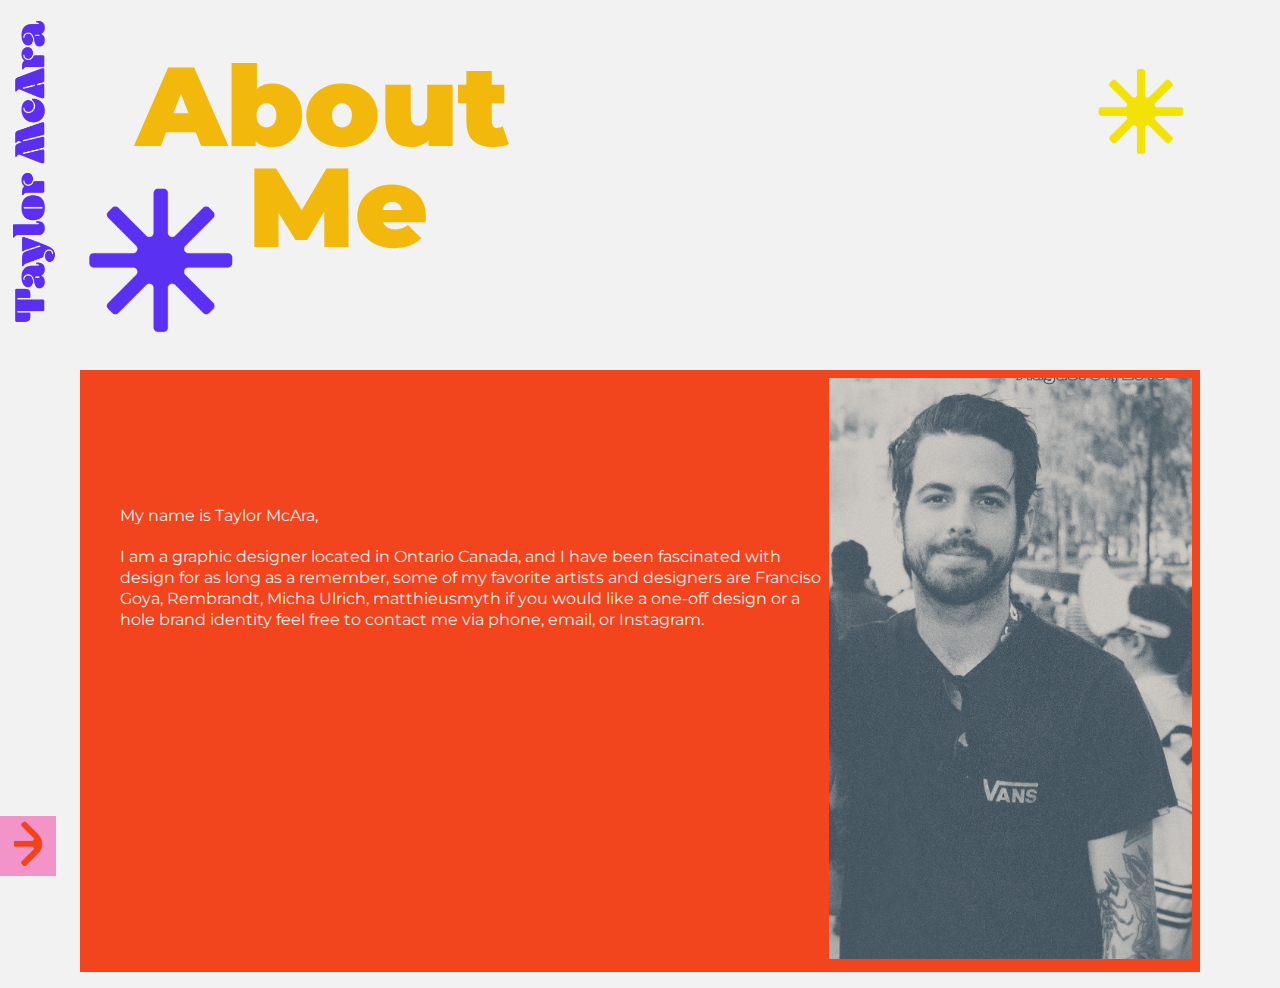
<file: about-me.html>
<!-- PERSONAL HOMEPAGE -->

<!DOCTYPE html>

<head>
    <title>~~~~Taylor McAra~~~~</title>
    <meta name="viewport" content="width=device-width, initial-scale=1">

    <!-- STYLES AND FONTS-->
    <link rel="preconnect" href="https://fonts.googleapis.com">
    <link rel="preconnect" href="https://fonts.gstatic.com" crossorigin>
    <link href="https://fonts.googleapis.com/css2?family=Montserrat:wght@400;600;700;900&display=swap" rel="stylesheet">
    <link rel="stylesheet" href="styles.css">

</head>


<body>

    <!-- NAV-->
    <a href="index.html" class="logo">
        <img src="images/title.png" alt="Taylor McAra">
    </a>

    <a href="index.html" class="logo-desktop">
        <img src="images/verticletitle.png" alt="Taylor McAra">
    </a>

    <div class="toggle">
        <img src="images/ham_menu.png" alt="menu">
    </div>

    <nav>
        <a href="about-me.html">About</a>
        <a href="branding-identity.html">Branding Identity</a>
        <a href="contact.html">Contact</a>
        <a href="personal-projects.html">Personal Projects</a>
    </nav>
    <!-- /end NAV -->


    <!-- HEADER -->
    <header class="container">
        <h1>About Me</h1>
    </header>
    <!-- /end HEADER -->




    <!-- MAIN -->
    <main>

        <div class="container red-bg">

            <div class="grid">

                <div class="span2">
                    <p>My name is Taylor McAra,<br>
                        <br>
                            I am a graphic designer located in Ontario Canada, and I have been fascinated with design for as long as a remember, some of my favorite artists and designers are Franciso Goya, Rembrandt, Micha Ulrich, matthieusmyth if you would like a one-off design or a hole brand identity feel free to contact me via phone, email, or Instagram.  
                    </p>
                </div>

                <div>
                    <div class="me"><img src="images/me.png" alt=""></div>
                </div>


            </div>

        </div>




    </main>
    <!-- /end MAIN -->




    <!-- SCRIPTS -->
    <script src="scripts.js"></script>

</body>
</file>
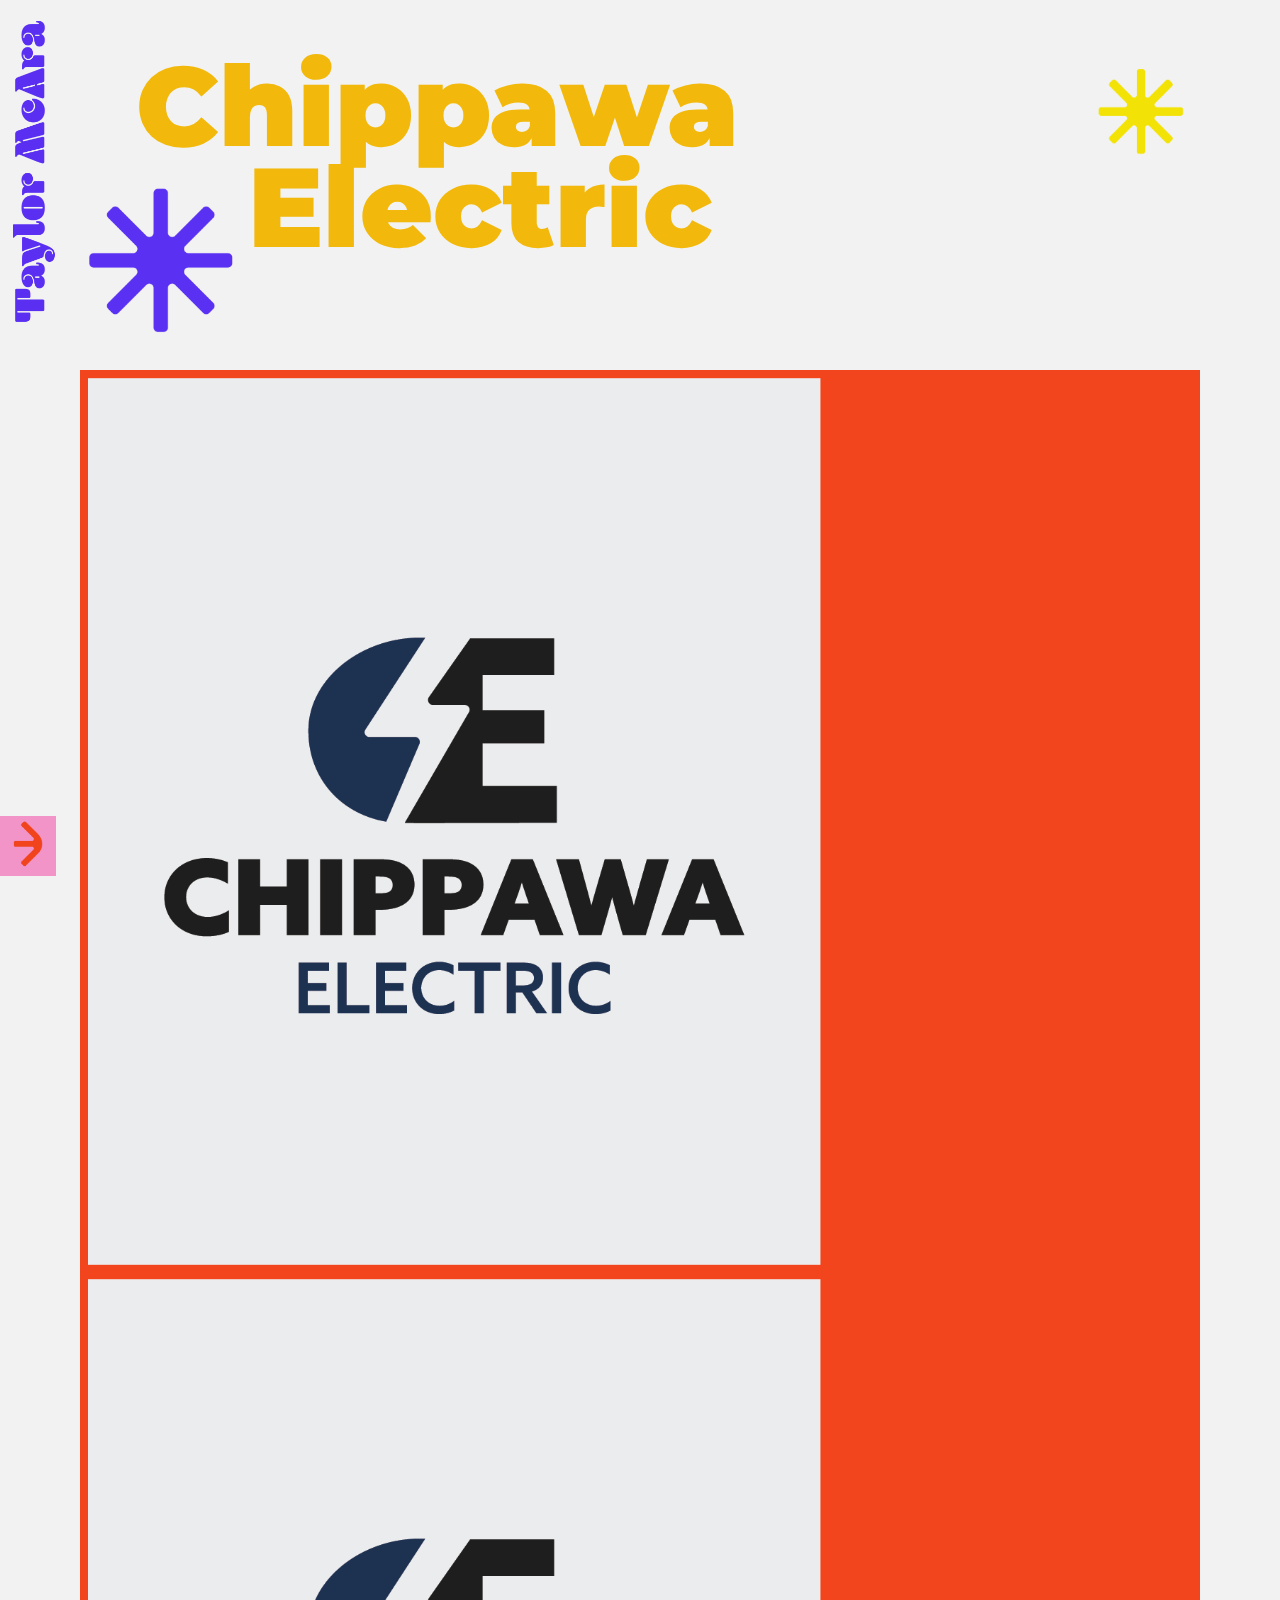
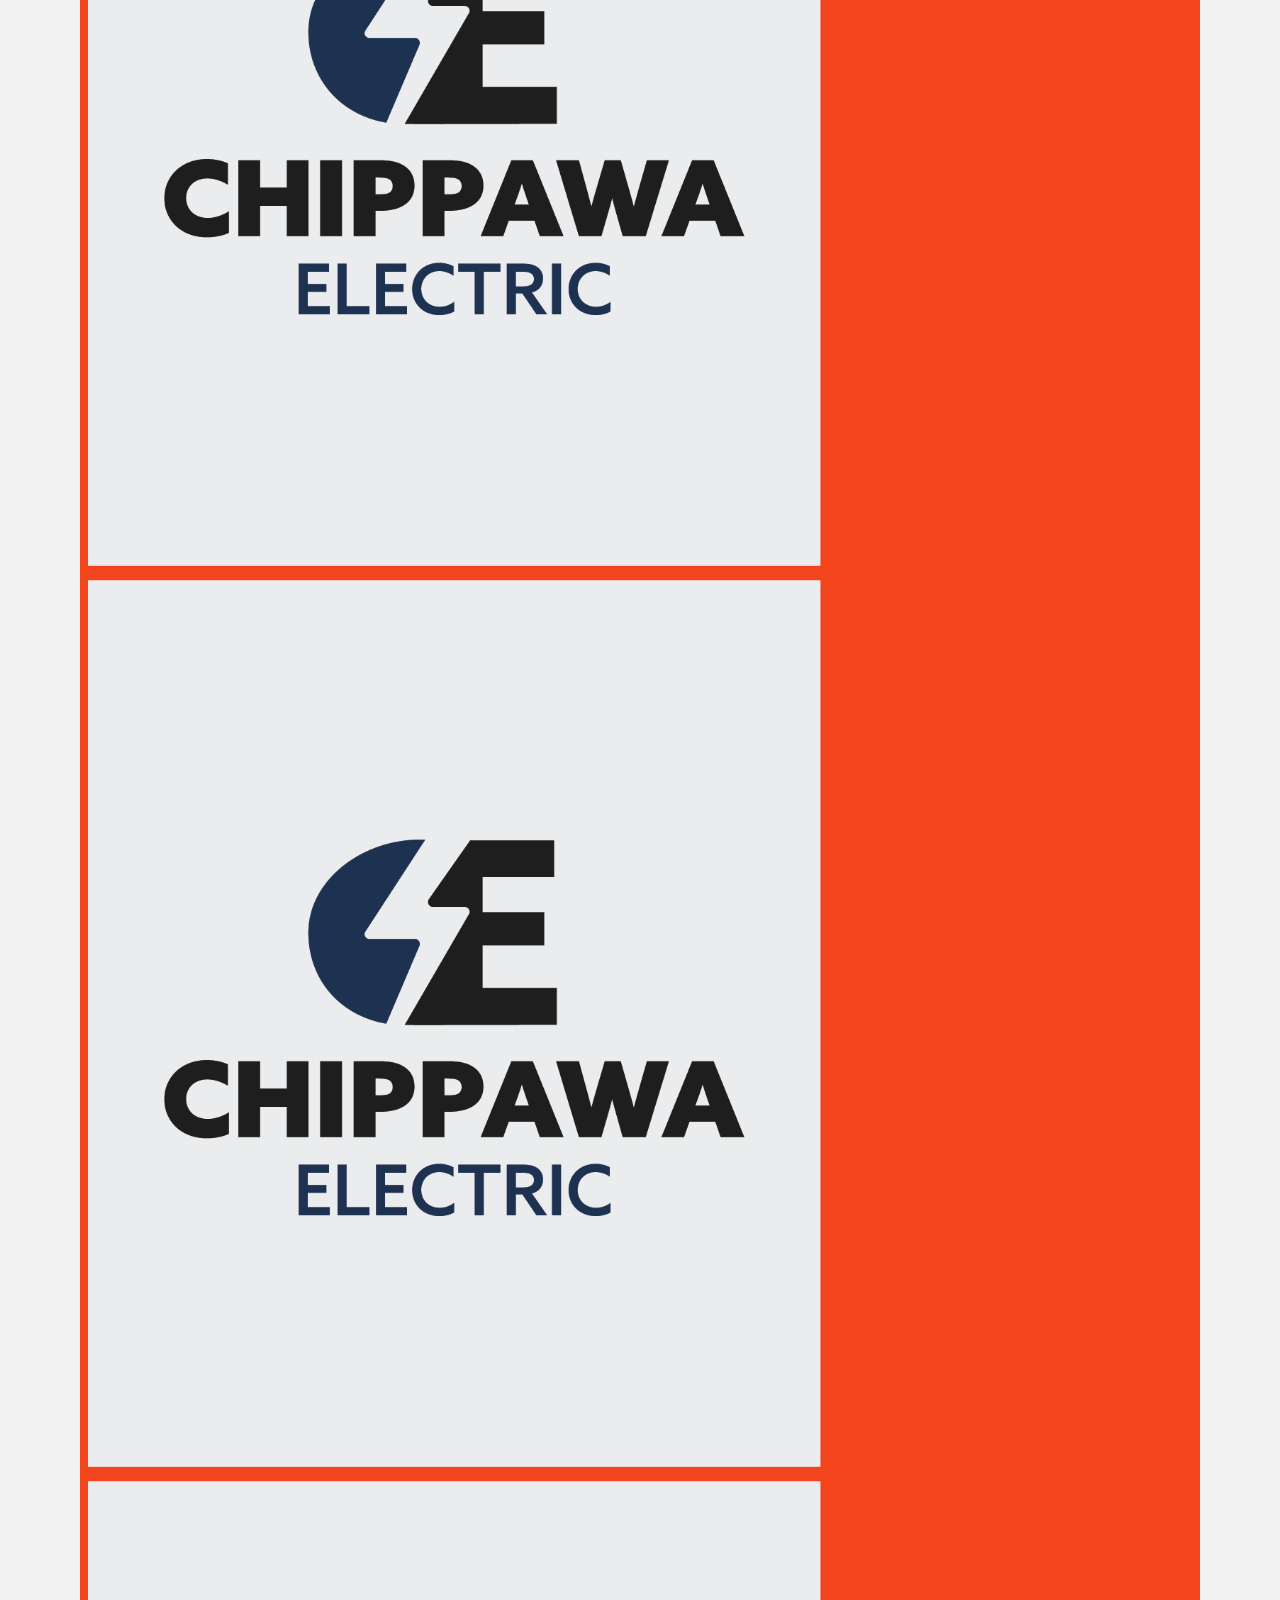
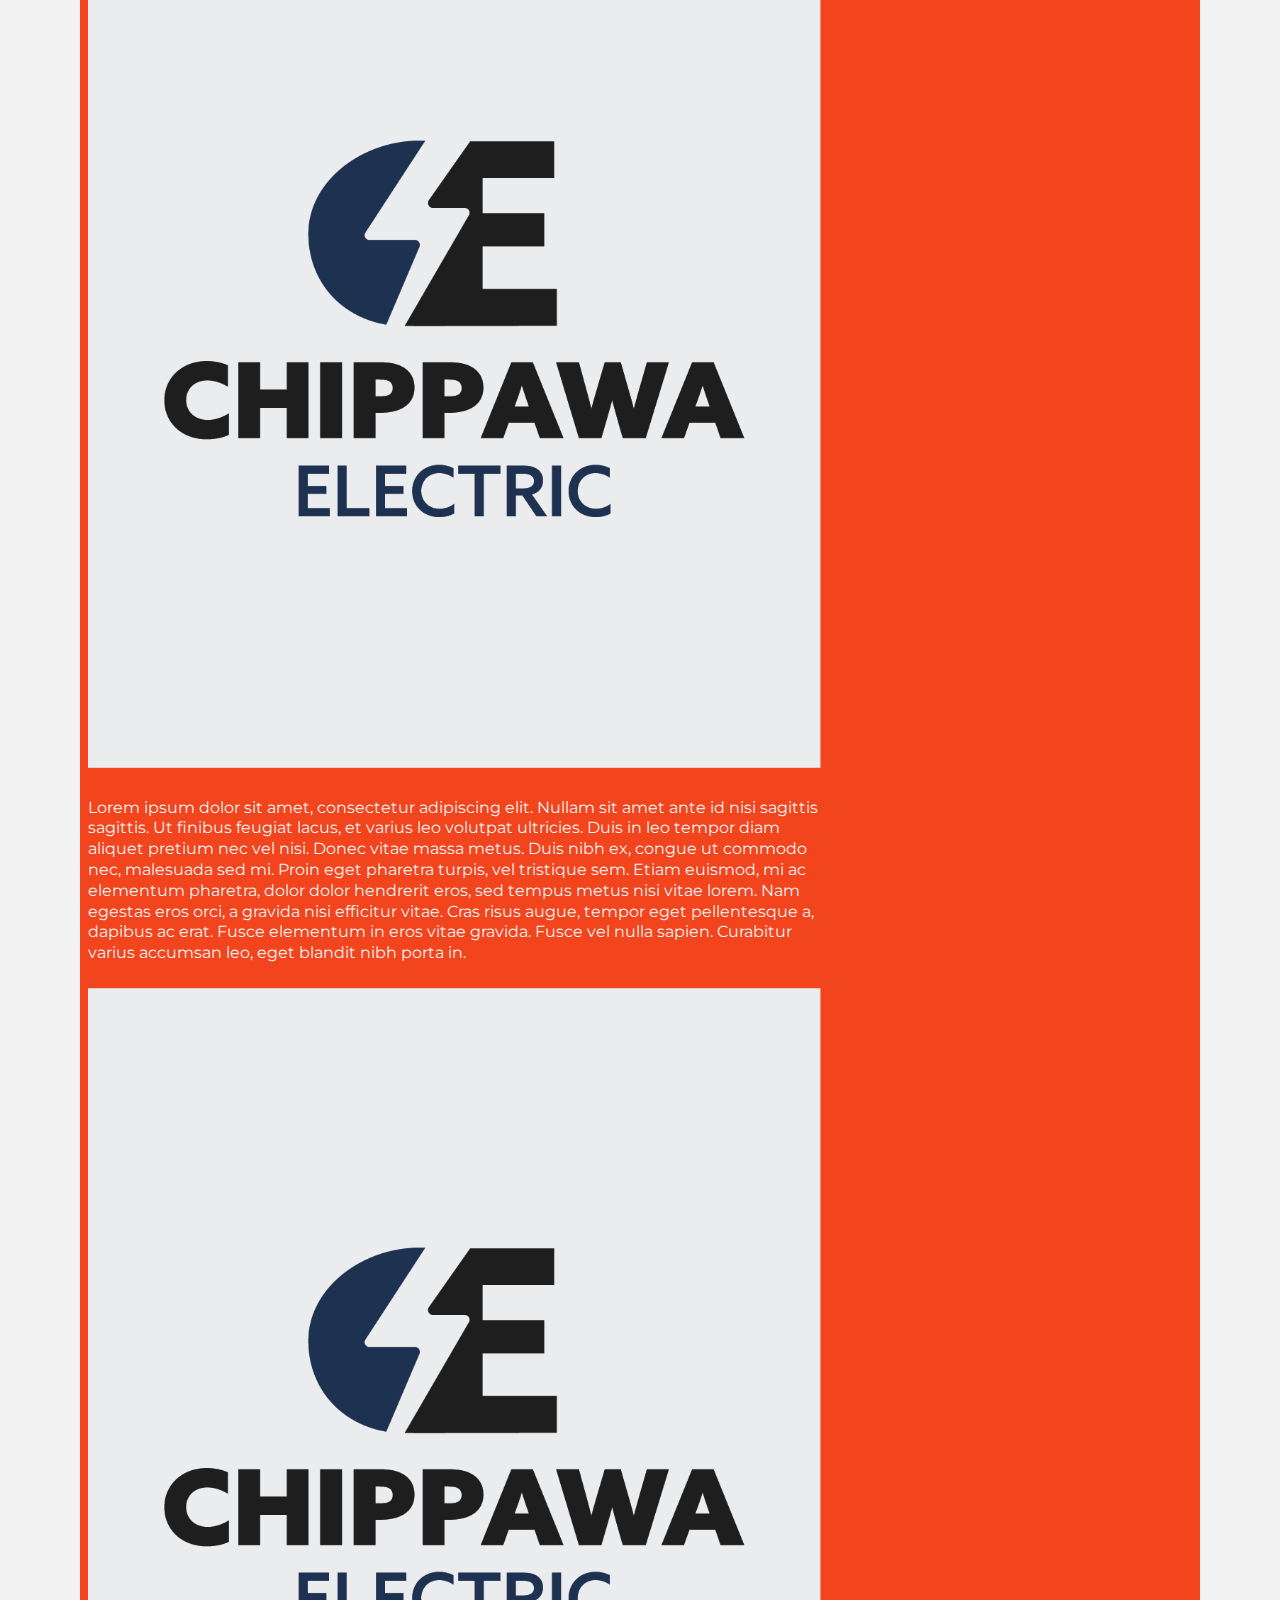
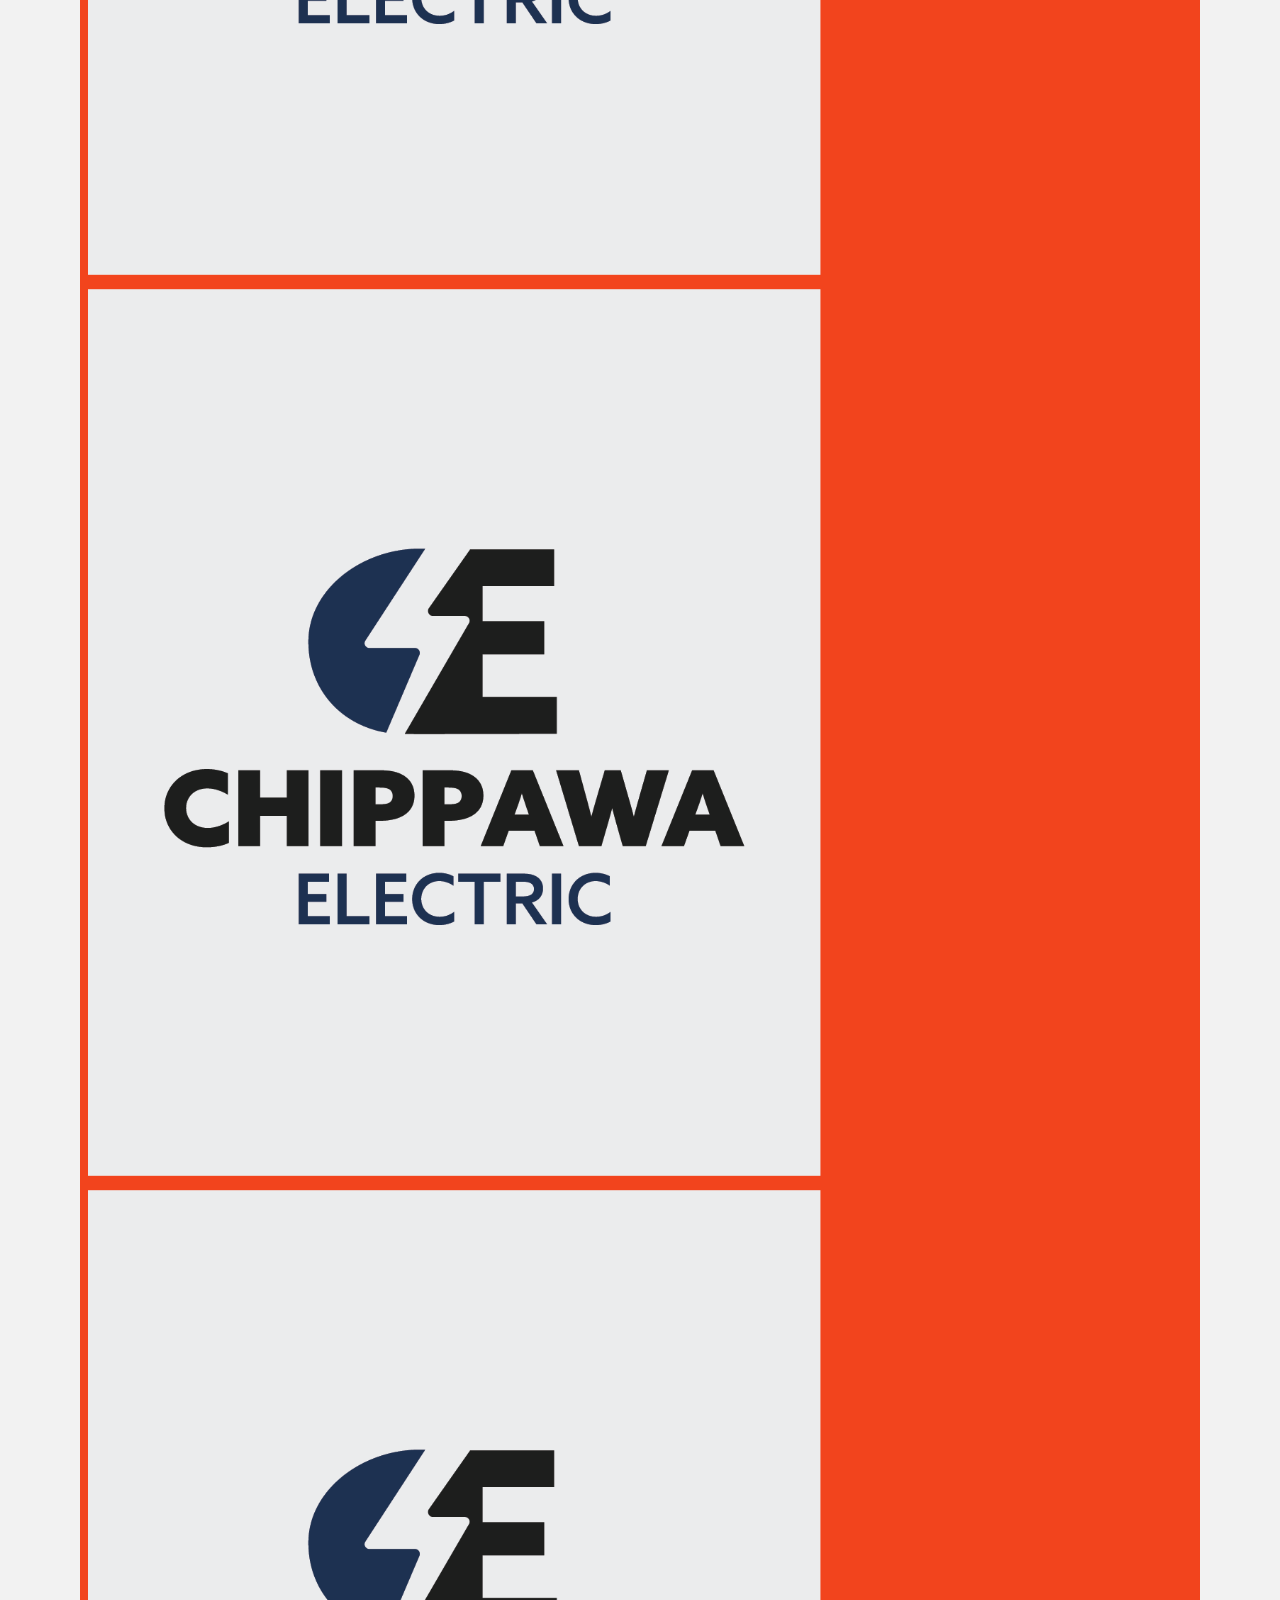
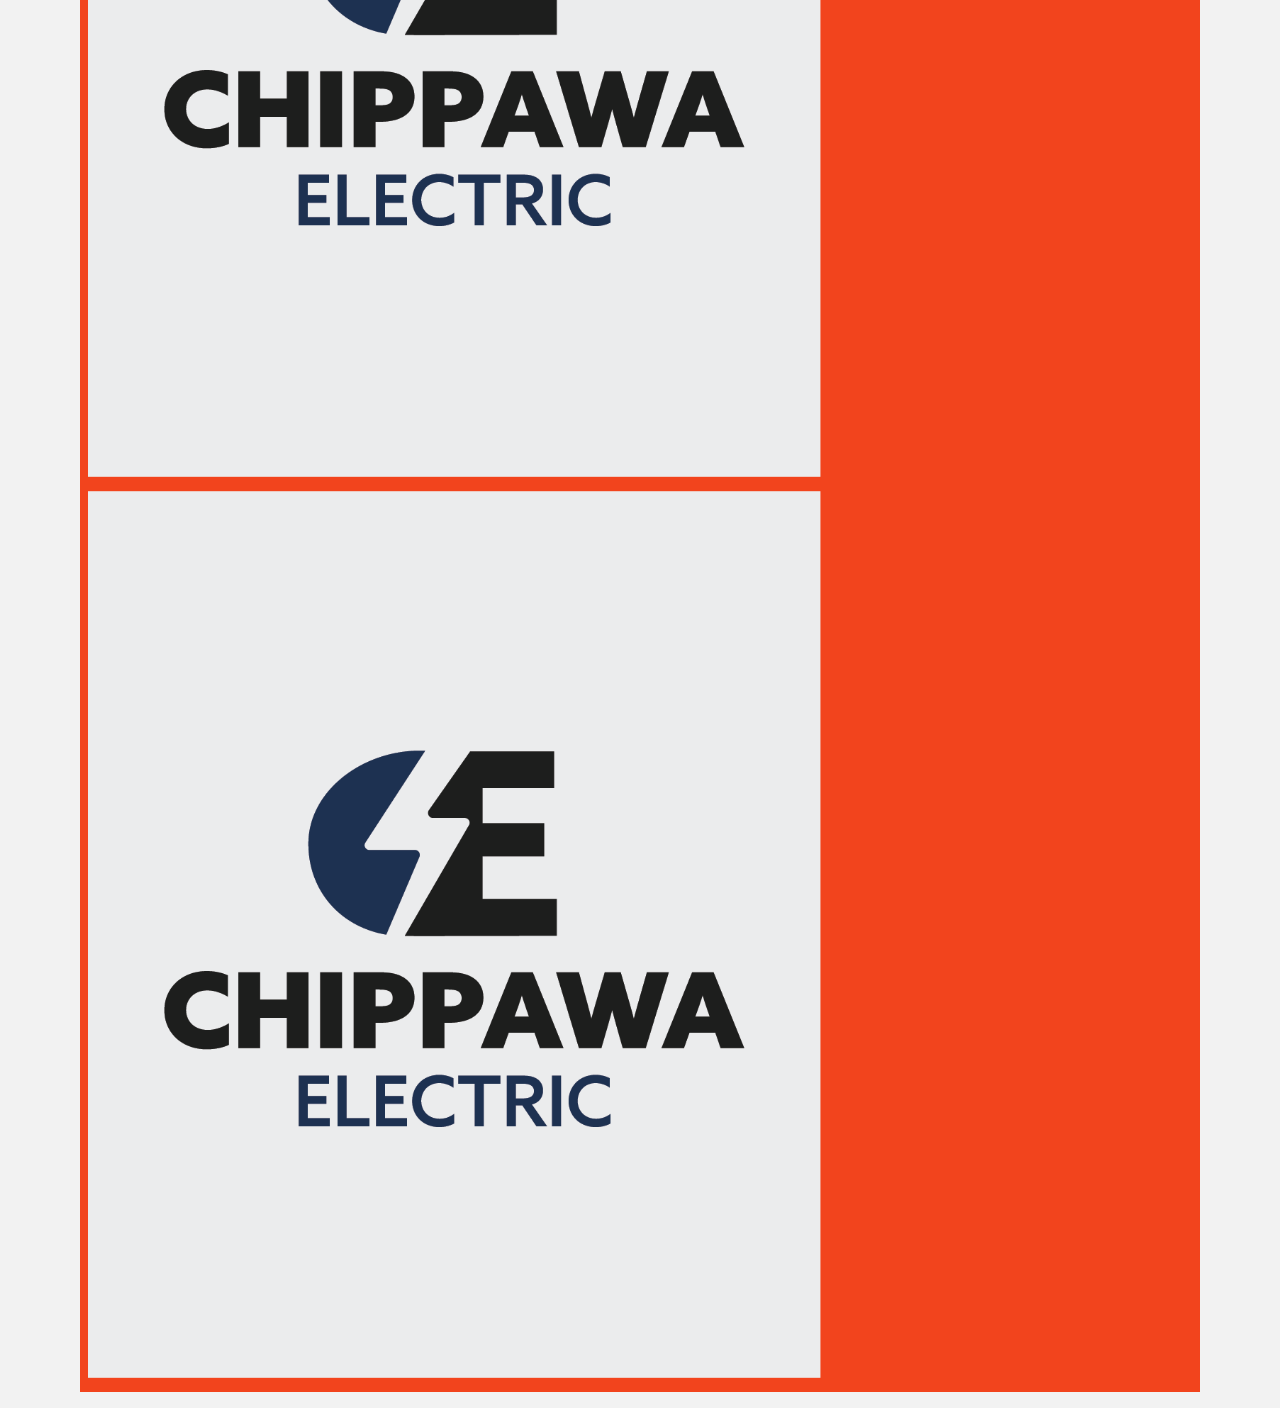
<file: branding-identity.2.html>
<!-- PERSONAL HOMEPAGE -->

<!DOCTYPE html>

<head>
  <title>~~~~Taylor McAra~~~~</title>
  <meta name="viewport" content="width=device-width, initial-scale=1">
  
  <!-- STYLES AND FONTS-->
  <link rel="preconnect" href="https://fonts.googleapis.com">
  <link rel="preconnect" href="https://fonts.gstatic.com" crossorigin>
  <link href="https://fonts.googleapis.com/css2?family=Montserrat:wght@400;600;700;900&display=swap" rel="stylesheet">
  <link rel="stylesheet" href="styles.css">

</head>


<body>

    <!-- NAV-->
    <a href="index.html" class="logo">
        <img src="images/title.png" alt="Taylor McAra">
    </a>

    <a href="index.html" class="logo-desktop">
        <img src="images/verticletitle.png" alt="Taylor McAra">
    </a>

    <div class="toggle">
        <img src="images/ham_menu.png" alt="menu">
    </div>

    <nav>
        <a href="about-me.html">About</a>
        <a href="branding-identity.html">Branding Identity</a>
        <a href="contact.html">Contact</a>
        <a href="personal-projects.html">Personal Projects</a>
    </nav>
    <!-- /end NAV -->

  <!-- HEADER -->
  <header class="container">
    <h1>Chippawa Electric</h1>
  </header>
  <!-- /end HEADER -->


  <!-- MAIN -->
  <main>





    <div class="container red-bg">
        <div class="grid">




            <div class="brandcard">
            <img src="images/chip.png" alt="">
            </div>

             <div class="brandcard">
            <img src="images/chip.png" alt="">

        
            </div>


            <div class="brandcard">
            <img src="images/chip.png" alt="">

        
            </div>


                <div class="brandcard">
            <img src="images/chip.png" alt="">

        
            </div>
                 <div class="brandcard">
                    <p>Lorem ipsum dolor sit amet, consectetur adipiscing elit. Nullam sit amet ante id nisi sagittis sagittis. Ut finibus feugiat lacus, et varius leo volutpat ultricies. Duis in leo tempor diam aliquet pretium nec vel nisi. Donec vitae massa metus. Duis nibh ex, congue ut commodo nec, malesuada sed mi. Proin eget pharetra turpis, vel tristique sem. Etiam euismod, mi ac elementum pharetra, dolor dolor hendrerit eros, sed tempus metus nisi vitae lorem. Nam egestas eros orci, a gravida nisi efficitur vitae. Cras risus augue, tempor eget pellentesque a, dapibus ac erat. Fusce elementum in eros vitae gravida. Fusce vel nulla sapien. Curabitur varius accumsan leo, eget blandit nibh porta in.</p>
            

        
            </div>



                <div class="brandcard">
            <img src="images/chip.png" alt="">

        
            </div>



                <div class="brandcard">
            <img src="images/chip.png" alt="">

        
            </div>





                <div class="brandcard">
            <img src="images/chip.png" alt="">

        
            </div>



                <div class="brandcard">
            <img src="images/chip.png" alt="">

        
            </div>


         


        </div>
    </div>

  </main>
  <!-- /end MAIN -->




  <!-- SCRIPTS -->
  <script src="scripts.js"></script>

</body>
</file>
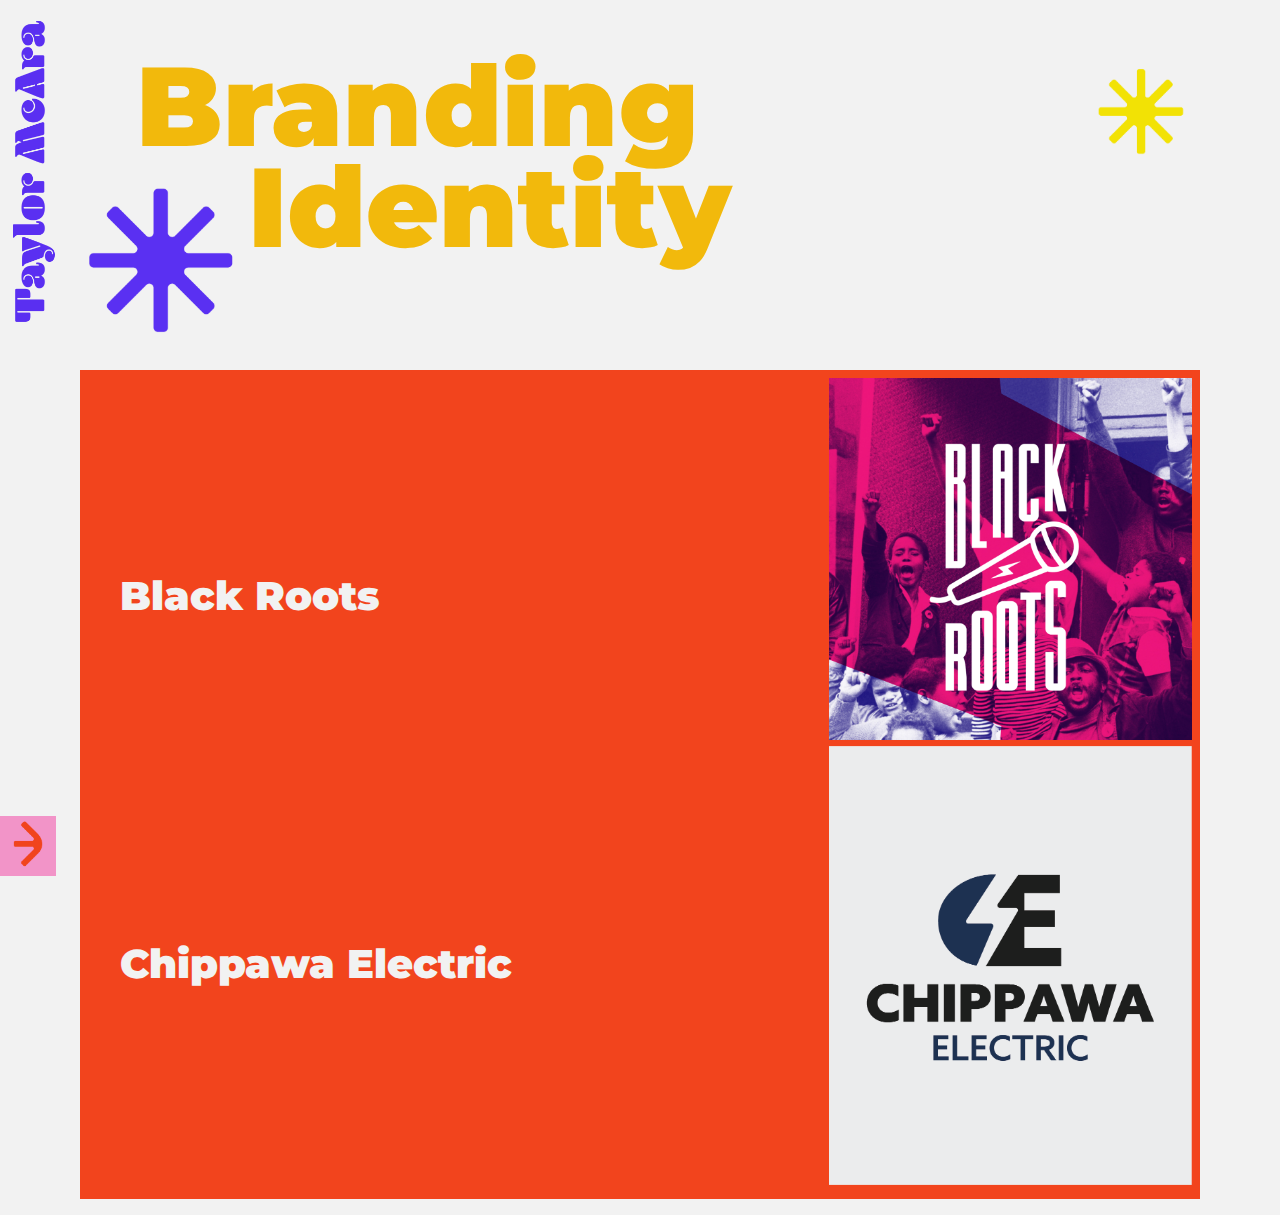
<file: branding-identity.html>
<!-- PERSONAL HOMEPAGE -->

<!DOCTYPE html>

<head>
    <title>~~~~Taylor McAra~~~~</title>
    <meta name="viewport" content="width=device-width, initial-scale=1">

    <!-- STYLES AND FONTS-->
    <link rel="preconnect" href="https://fonts.googleapis.com">
    <link rel="preconnect" href="https://fonts.gstatic.com" crossorigin>
    <link href="https://fonts.googleapis.com/css2?family=Montserrat:wght@400;600;700;900&display=swap" rel="stylesheet">
    <link rel="stylesheet" href="styles.css">

</head>


<body>

    <!-- NAV-->
    <a href="index.html" class="logo">
        <img src="images/title.png" alt="Taylor McAra">
    </a>

    <a href="index.html" class="logo-desktop">
        <img src="images/verticletitle.png" alt="Taylor McAra">
    </a>

    <div class="toggle">
        <img src="images/ham_menu.png" alt="menu">
    </div>

    <nav>
        <a href="about-me.html">About</a>
        <a href="branding-identity.html">Branding Identity</a>
        <a href="contact.html">Contact</a>
        <a href="personal-projects.html">Personal Projects</a>
    </nav>
    <!-- /end NAV -->


    <!-- HEADER -->
    <header class="container">
        <h1>Branding Identity</h1>

    </header>
    <!-- /end HEADER -->





    <!-- MAIN -->
    <main>

        <div class="container red-bg">

            <div class="grid">

                <div class="span2">
                    <h2>Black Roots</h2>
                </div>

                <div>
                    <a href="branding-identity.3.html" class="branding-id"><img src="images/blackroots.jpg" alt=""></a>
                </div>


            </div>

           




              <div class="grid" >


                <div class="span2">
                    <h2>Chippawa Electric</h2>
                </div>

                <div>

                    <a href="branding-identity.2.html" class="branding-id"><img src="images/chip.png" alt=""></a>

                </div>


            </div>

        </div>




    </main>
    <!-- /end MAIN -->






    <!-- SCRIPTS -->
    <script src="scripts.js"></script>

</body>
</file>
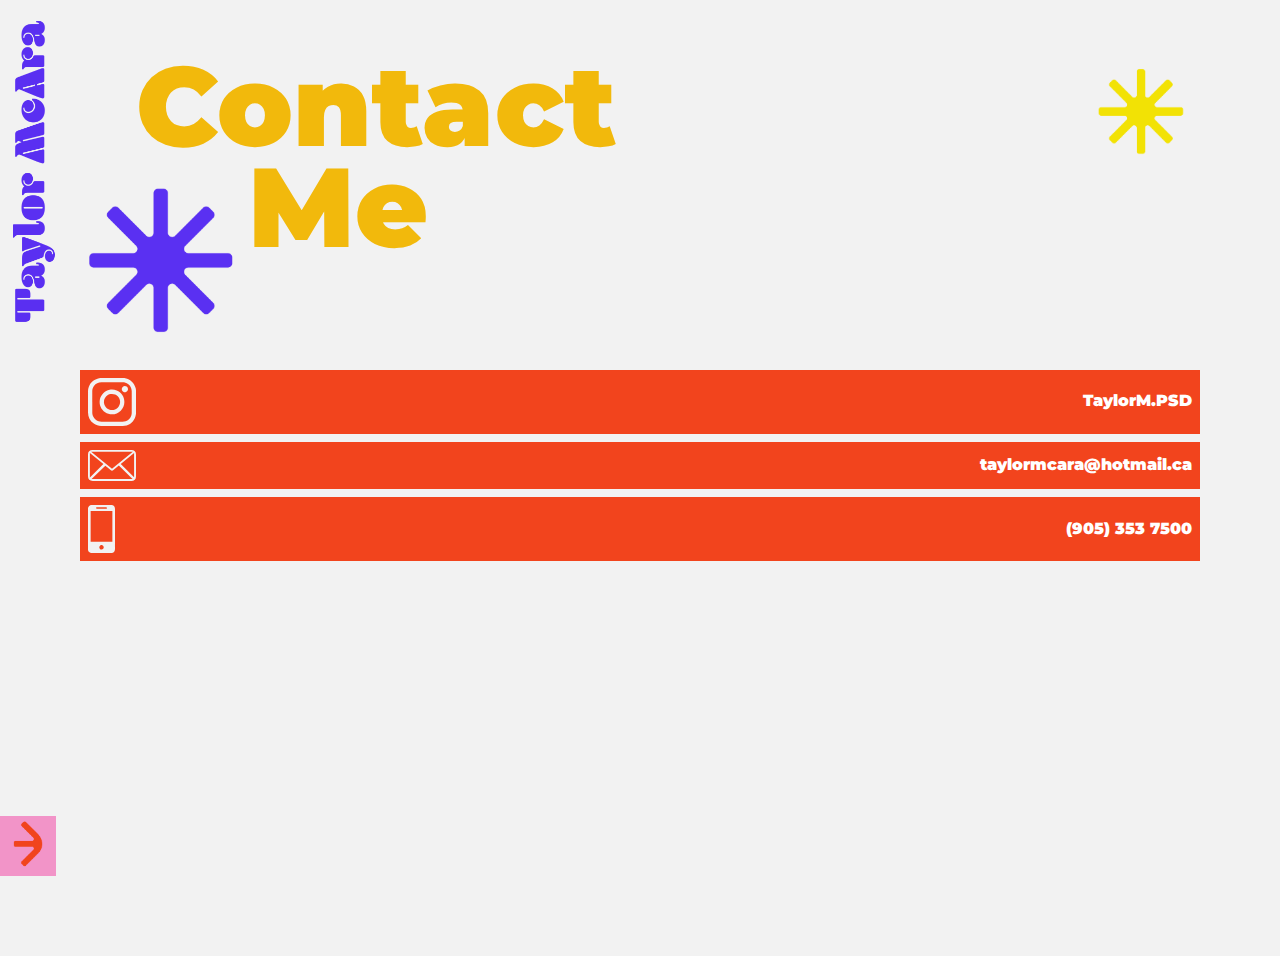
<file: contact.html>
<!-- PERSONAL HOMEPAGE -->

<!DOCTYPE html>

<head>
  <title>~~~~Taylor McAra~~~~</title>
  <meta name="viewport" content="width=device-width, initial-scale=1">
  
  <!-- STYLES AND FONTS-->
  <link rel="preconnect" href="https://fonts.googleapis.com">
  <link rel="preconnect" href="https://fonts.gstatic.com" crossorigin>
  <link href="https://fonts.googleapis.com/css2?family=Montserrat:wght@400;600;700;900&display=swap" rel="stylesheet">
  <link rel="stylesheet" href="styles.css">

</head>


<body>

    <!-- NAV-->
    <a href="index.html" class="logo">
        <img src="images/title.png" alt="Taylor McAra">
    </a>

    <a href="index.html" class="logo-desktop">
      <img src="images/verticletitle.png" alt="Taylor McAra">
    </a>

    <div class="toggle">
        <img src="images/ham_menu.png" alt="menu">
    </div>

    <nav>
        <a href="about-me.html">About</a>
        <a href="branding-identity.html">Branding Identity</a>
        <a href="contact.html">Contact</a>
        <a href="personal-projects.html">Personal Projects</a>
    </nav>
    <!-- /end NAV -->


  <!-- HEADER -->
  <header class="container">
    <h1>Contact Me</h1>
  </header>
  <!-- /end HEADER -->


  <!-- MAIN -->
  <main>


    <div class="container red-bg">
        <a href="https://www.instagram.com/TaylorM.PSD/" class="icon-text-box">
            <img src="images/instagram.svg" alt="ig">
            <span>TaylorM.PSD</span>
        </a>
    </div>

    <div class="container red-bg">
        <a href="mailto:taylormcara@hotmail.ca" class="icon-text-box">
            <img src="images/mail.svg" alt="mail">
            <span>taylormcara@hotmail.ca</span>
        </a>
    </div>

    <div class="container red-bg">
        <a href="tel:9053537500" class="icon-text-box">
            <img src="images/tel.svg" alt="tel">
            <span>(905) 353 7500</span>
        </a>
    </div>




  </main>
  <!-- /end MAIN -->





  <!-- SCRIPTS -->
  <script src="scripts.js"></script>

</body>
</file>
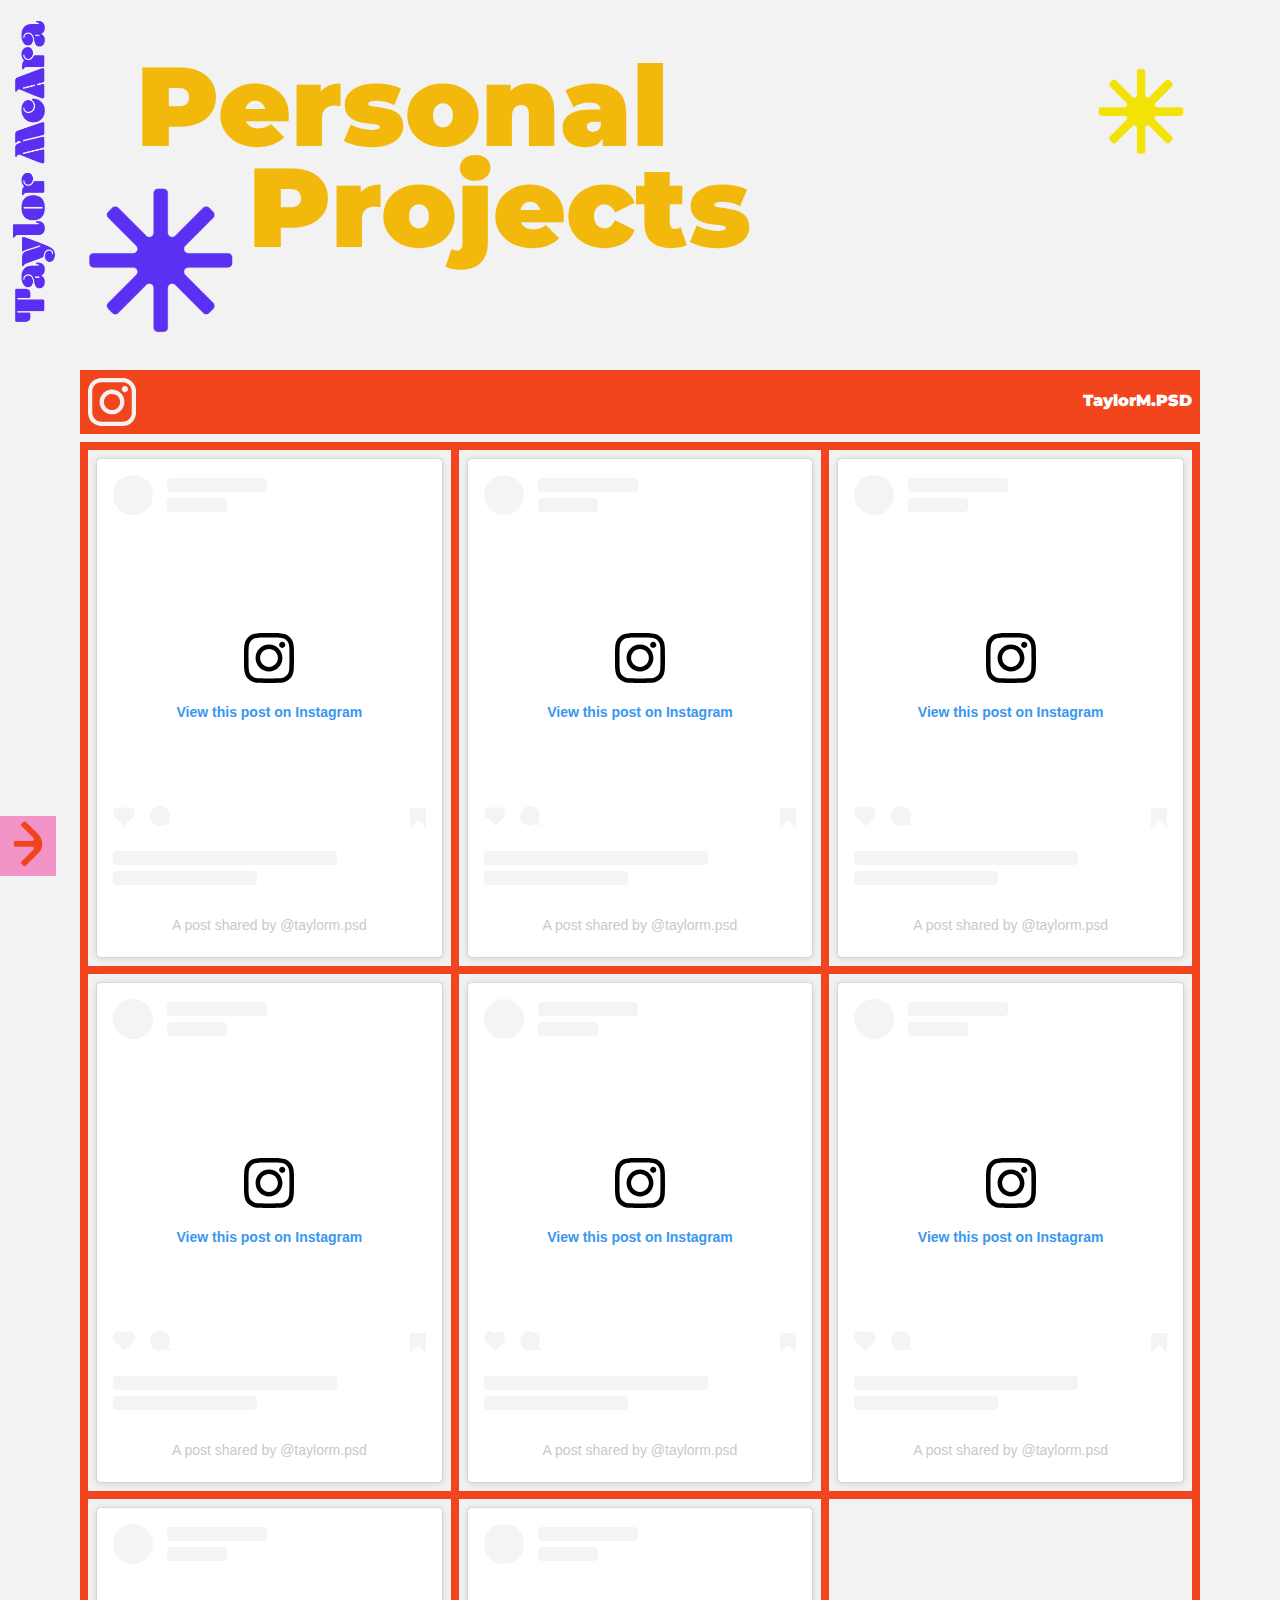
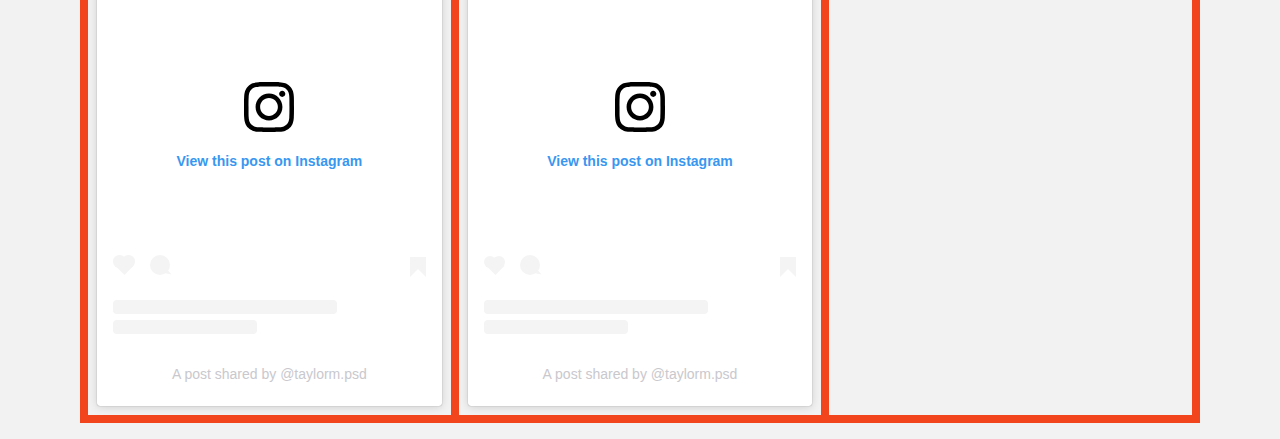
<file: personal-projects.html>
<!-- PERSONAL HOMEPAGE -->

<!DOCTYPE html>

<head>
  <title>~~~~Taylor McAra~~~~</title>
  <meta name="viewport" content="width=device-width, initial-scale=1">
  
  <!-- STYLES AND FONTS-->
  <link rel="preconnect" href="https://fonts.googleapis.com">
  <link rel="preconnect" href="https://fonts.gstatic.com" crossorigin>
  <link href="https://fonts.googleapis.com/css2?family=Montserrat:wght@400;600;700;900&display=swap" rel="stylesheet">
  <link rel="stylesheet" href="styles.css">

</head>


<body>

    <!-- NAV-->
    <a href="index.html" class="logo">
        <img src="images/title.png" alt="Taylor McAra">
    </a>

    <a href="index.html" class="logo-desktop">
        <img src="images/verticletitle.png" alt="Taylor McAra">
    </a>

    <div class="toggle">
        <img src="images/ham_menu.png" alt="menu">
    </div>

    <nav>
        <a href="about-me.html">About</a>
        <a href="branding-identity.html">Branding Identity</a>
        <a href="contact.html">Contact</a>
        <a href="personal-projects.html">Personal Projects</a>
    </nav>
    <!-- /end NAV -->

  <!-- HEADER -->
  <header class="container">
    <h1>Personal Projects</h1>
  </header>
  <!-- /end HEADER -->


  <!-- MAIN -->
  <main>


    <div class="container red-bg">
        <a href="https://www.instagram.com/TaylorM.PSD/" class="icon-text-box">
            <img src="images/instagram.svg" alt="ig">
            <span>TaylorM.PSD</span>
        </a>
    </div>



    <div class="container red-bg">
        <div class="grid">




            <div class="personal-project">
                <blockquote class="instagram-media" data-instgrm-captioned data-instgrm-permalink="https://www.instagram.com/p/CXciD9yt4ef/?utm_source=ig_embed&amp;utm_campaign=loading" data-instgrm-version="14" style=" background:#FFF; border:0; border-radius:3px; box-shadow:0 0 1px 0 rgba(0,0,0,0.5),0 1px 10px 0 rgba(0,0,0,0.15); margin: 1px; max-width:540px; min-width:326px; padding:0; width:99.375%; width:-webkit-calc(100% - 2px); width:calc(100% - 2px);">
   <div style="padding:16px;">
      <a href="https://www.instagram.com/p/CXciD9yt4ef/?utm_source=ig_embed&amp;utm_campaign=loading" style=" background:#FFFFFF; line-height:0; padding:0 0; text-align:center; text-decoration:none; width:100%;" target="_blank">
         <div style=" display: flex; flex-direction: row; align-items: center;">
            <div style="background-color: #F4F4F4; border-radius: 50%; flex-grow: 0; height: 40px; margin-right: 14px; width: 40px;"></div>
            <div style="display: flex; flex-direction: column; flex-grow: 1; justify-content: center;">
               <div style=" background-color: #F4F4F4; border-radius: 4px; flex-grow: 0; height: 14px; margin-bottom: 6px; width: 100px;"></div>
               <div style=" background-color: #F4F4F4; border-radius: 4px; flex-grow: 0; height: 14px; width: 60px;"></div>
            </div>
         </div>
         <div style="padding: 19% 0;"></div>
         <div style="display:block; height:50px; margin:0 auto 12px; width:50px;">
            <svg width="50px" height="50px" viewBox="0 0 60 60" version="1.1" xmlns="https://www.w3.org/2000/svg" xmlns:xlink="https://www.w3.org/1999/xlink">
               <g stroke="none" stroke-width="1" fill="none" fill-rule="evenodd">
                  <g transform="translate(-511.000000, -20.000000)" fill="#000000">
                     <g>
                        <path d="M556.869,30.41 C554.814,30.41 553.148,32.076 553.148,34.131 C553.148,36.186 554.814,37.852 556.869,37.852 C558.924,37.852 560.59,36.186 560.59,34.131 C560.59,32.076 558.924,30.41 556.869,30.41 M541,60.657 C535.114,60.657 530.342,55.887 530.342,50 C530.342,44.114 535.114,39.342 541,39.342 C546.887,39.342 551.658,44.114 551.658,50 C551.658,55.887 546.887,60.657 541,60.657 M541,33.886 C532.1,33.886 524.886,41.1 524.886,50 C524.886,58.899 532.1,66.113 541,66.113 C549.9,66.113 557.115,58.899 557.115,50 C557.115,41.1 549.9,33.886 541,33.886 M565.378,62.101 C565.244,65.022 564.756,66.606 564.346,67.663 C563.803,69.06 563.154,70.057 562.106,71.106 C561.058,72.155 560.06,72.803 558.662,73.347 C557.607,73.757 556.021,74.244 553.102,74.378 C549.944,74.521 548.997,74.552 541,74.552 C533.003,74.552 532.056,74.521 528.898,74.378 C525.979,74.244 524.393,73.757 523.338,73.347 C521.94,72.803 520.942,72.155 519.894,71.106 C518.846,70.057 518.197,69.06 517.654,67.663 C517.244,66.606 516.755,65.022 516.623,62.101 C516.479,58.943 516.448,57.996 516.448,50 C516.448,42.003 516.479,41.056 516.623,37.899 C516.755,34.978 517.244,33.391 517.654,32.338 C518.197,30.938 518.846,29.942 519.894,28.894 C520.942,27.846 521.94,27.196 523.338,26.654 C524.393,26.244 525.979,25.756 528.898,25.623 C532.057,25.479 533.004,25.448 541,25.448 C548.997,25.448 549.943,25.479 553.102,25.623 C556.021,25.756 557.607,26.244 558.662,26.654 C560.06,27.196 561.058,27.846 562.106,28.894 C563.154,29.942 563.803,30.938 564.346,32.338 C564.756,33.391 565.244,34.978 565.378,37.899 C565.522,41.056 565.552,42.003 565.552,50 C565.552,57.996 565.522,58.943 565.378,62.101 M570.82,37.631 C570.674,34.438 570.167,32.258 569.425,30.349 C568.659,28.377 567.633,26.702 565.965,25.035 C564.297,23.368 562.623,22.342 560.652,21.575 C558.743,20.834 556.562,20.326 553.369,20.18 C550.169,20.033 549.148,20 541,20 C532.853,20 531.831,20.033 528.631,20.18 C525.438,20.326 523.257,20.834 521.349,21.575 C519.376,22.342 517.703,23.368 516.035,25.035 C514.368,26.702 513.342,28.377 512.574,30.349 C511.834,32.258 511.326,34.438 511.181,37.631 C511.035,40.831 511,41.851 511,50 C511,58.147 511.035,59.17 511.181,62.369 C511.326,65.562 511.834,67.743 512.574,69.651 C513.342,71.625 514.368,73.296 516.035,74.965 C517.703,76.634 519.376,77.658 521.349,78.425 C523.257,79.167 525.438,79.673 528.631,79.82 C531.831,79.965 532.853,80.001 541,80.001 C549.148,80.001 550.169,79.965 553.369,79.82 C556.562,79.673 558.743,79.167 560.652,78.425 C562.623,77.658 564.297,76.634 565.965,74.965 C567.633,73.296 568.659,71.625 569.425,69.651 C570.167,67.743 570.674,65.562 570.82,62.369 C570.966,59.17 571,58.147 571,50 C571,41.851 570.966,40.831 570.82,37.631"></path>
                     </g>
                  </g>
               </g>
            </svg>
         </div>
         <div style="padding-top: 8px;">
            <div style=" color:#3897f0; font-family:Arial,sans-serif; font-size:14px; font-style:normal; font-weight:550; line-height:18px;">View this post on Instagram</div>
         </div>
         <div style="padding: 12.5% 0;"></div>
         <div style="display: flex; flex-direction: row; margin-bottom: 14px; align-items: center;">
            <div>
               <div style="background-color: #F4F4F4; border-radius: 50%; height: 12.5px; width: 12.5px; transform: translateX(0px) translateY(7px);"></div>
               <div style="background-color: #F4F4F4; height: 12.5px; transform: rotate(-45deg) translateX(3px) translateY(1px); width: 12.5px; flex-grow: 0; margin-right: 14px; margin-left: 2px;"></div>
               <div style="background-color: #F4F4F4; border-radius: 50%; height: 12.5px; width: 12.5px; transform: translateX(9px) translateY(-18px);"></div>
            </div>
            <div style="margin-left: 8px;">
               <div style=" background-color: #F4F4F4; border-radius: 50%; flex-grow: 0; height: 20px; width: 20px;"></div>
               <div style=" width: 0; height: 0; border-top: 2px solid transparent; border-left: 6px solid #f4f4f4; border-bottom: 2px solid transparent; transform: translateX(16px) translateY(-4px) rotate(30deg)"></div>
            </div>
            <div style="margin-left: auto;">
               <div style=" width: 0px; border-top: 8px solid #F4F4F4; border-right: 8px solid transparent; transform: translateY(16px);"></div>
               <div style=" background-color: #F4F4F4; flex-grow: 0; height: 12px; width: 16px; transform: translateY(-4px);"></div>
               <div style=" width: 0; height: 0; border-top: 8px solid #F4F4F4; border-left: 8px solid transparent; transform: translateY(-4px) translateX(8px);"></div>
            </div>
         </div>
         <div style="display: flex; flex-direction: column; flex-grow: 1; justify-content: center; margin-bottom: 24px;">
            <div style=" background-color: #F4F4F4; border-radius: 4px; flex-grow: 0; height: 14px; margin-bottom: 6px; width: 224px;"></div>
            <div style=" background-color: #F4F4F4; border-radius: 4px; flex-grow: 0; height: 14px; width: 144px;"></div>
         </div>
      </a>
      <p style=" color:#c9c8cd; font-family:Arial,sans-serif; font-size:14px; line-height:17px; margin-bottom:0; margin-top:8px; overflow:hidden; padding:8px 0 7px; text-align:center; text-overflow:ellipsis; white-space:nowrap;"><a href="https://www.instagram.com/p/CXciD9yt4ef/?utm_source=ig_embed&amp;utm_campaign=loading" style=" color:#c9c8cd; font-family:Arial,sans-serif; font-size:14px; font-style:normal; font-weight:normal; line-height:17px; text-decoration:none;" target="_blank">A post shared by @taylorm.psd</a></p>
   </div>
</blockquote>
<script async src="http://www.instagram.com/embed.js"></script>
            </div>

            <div class="personal-project">
                <blockquote class="instagram-media" data-instgrm-captioned data-instgrm-permalink="https://www.instagram.com/p/CUNdyo3llnu/?utm_source=ig_embed&amp;utm_campaign=loading" data-instgrm-version="14" style=" background:#FFF; border:0; border-radius:3px; box-shadow:0 0 1px 0 rgba(0,0,0,0.5),0 1px 10px 0 rgba(0,0,0,0.15); margin: 1px; max-width:540px; min-width:326px; padding:0; width:99.375%; width:-webkit-calc(100% - 2px); width:calc(100% - 2px);"><div style="padding:16px;"> <a href="https://www.instagram.com/p/CUNdyo3llnu/?utm_source=ig_embed&amp;utm_campaign=loading" style=" background:#FFFFFF; line-height:0; padding:0 0; text-align:center; text-decoration:none; width:100%;" target="_blank"> <div style=" display: flex; flex-direction: row; align-items: center;"> <div style="background-color: #F4F4F4; border-radius: 50%; flex-grow: 0; height: 40px; margin-right: 14px; width: 40px;"></div> <div style="display: flex; flex-direction: column; flex-grow: 1; justify-content: center;"> <div style=" background-color: #F4F4F4; border-radius: 4px; flex-grow: 0; height: 14px; margin-bottom: 6px; width: 100px;"></div> <div style=" background-color: #F4F4F4; border-radius: 4px; flex-grow: 0; height: 14px; width: 60px;"></div></div></div><div style="padding: 19% 0;"></div> <div style="display:block; height:50px; margin:0 auto 12px; width:50px;"><svg width="50px" height="50px" viewBox="0 0 60 60" version="1.1" xmlns="https://www.w3.org/2000/svg" xmlns:xlink="https://www.w3.org/1999/xlink"><g stroke="none" stroke-width="1" fill="none" fill-rule="evenodd"><g transform="translate(-511.000000, -20.000000)" fill="#000000"><g><path d="M556.869,30.41 C554.814,30.41 553.148,32.076 553.148,34.131 C553.148,36.186 554.814,37.852 556.869,37.852 C558.924,37.852 560.59,36.186 560.59,34.131 C560.59,32.076 558.924,30.41 556.869,30.41 M541,60.657 C535.114,60.657 530.342,55.887 530.342,50 C530.342,44.114 535.114,39.342 541,39.342 C546.887,39.342 551.658,44.114 551.658,50 C551.658,55.887 546.887,60.657 541,60.657 M541,33.886 C532.1,33.886 524.886,41.1 524.886,50 C524.886,58.899 532.1,66.113 541,66.113 C549.9,66.113 557.115,58.899 557.115,50 C557.115,41.1 549.9,33.886 541,33.886 M565.378,62.101 C565.244,65.022 564.756,66.606 564.346,67.663 C563.803,69.06 563.154,70.057 562.106,71.106 C561.058,72.155 560.06,72.803 558.662,73.347 C557.607,73.757 556.021,74.244 553.102,74.378 C549.944,74.521 548.997,74.552 541,74.552 C533.003,74.552 532.056,74.521 528.898,74.378 C525.979,74.244 524.393,73.757 523.338,73.347 C521.94,72.803 520.942,72.155 519.894,71.106 C518.846,70.057 518.197,69.06 517.654,67.663 C517.244,66.606 516.755,65.022 516.623,62.101 C516.479,58.943 516.448,57.996 516.448,50 C516.448,42.003 516.479,41.056 516.623,37.899 C516.755,34.978 517.244,33.391 517.654,32.338 C518.197,30.938 518.846,29.942 519.894,28.894 C520.942,27.846 521.94,27.196 523.338,26.654 C524.393,26.244 525.979,25.756 528.898,25.623 C532.057,25.479 533.004,25.448 541,25.448 C548.997,25.448 549.943,25.479 553.102,25.623 C556.021,25.756 557.607,26.244 558.662,26.654 C560.06,27.196 561.058,27.846 562.106,28.894 C563.154,29.942 563.803,30.938 564.346,32.338 C564.756,33.391 565.244,34.978 565.378,37.899 C565.522,41.056 565.552,42.003 565.552,50 C565.552,57.996 565.522,58.943 565.378,62.101 M570.82,37.631 C570.674,34.438 570.167,32.258 569.425,30.349 C568.659,28.377 567.633,26.702 565.965,25.035 C564.297,23.368 562.623,22.342 560.652,21.575 C558.743,20.834 556.562,20.326 553.369,20.18 C550.169,20.033 549.148,20 541,20 C532.853,20 531.831,20.033 528.631,20.18 C525.438,20.326 523.257,20.834 521.349,21.575 C519.376,22.342 517.703,23.368 516.035,25.035 C514.368,26.702 513.342,28.377 512.574,30.349 C511.834,32.258 511.326,34.438 511.181,37.631 C511.035,40.831 511,41.851 511,50 C511,58.147 511.035,59.17 511.181,62.369 C511.326,65.562 511.834,67.743 512.574,69.651 C513.342,71.625 514.368,73.296 516.035,74.965 C517.703,76.634 519.376,77.658 521.349,78.425 C523.257,79.167 525.438,79.673 528.631,79.82 C531.831,79.965 532.853,80.001 541,80.001 C549.148,80.001 550.169,79.965 553.369,79.82 C556.562,79.673 558.743,79.167 560.652,78.425 C562.623,77.658 564.297,76.634 565.965,74.965 C567.633,73.296 568.659,71.625 569.425,69.651 C570.167,67.743 570.674,65.562 570.82,62.369 C570.966,59.17 571,58.147 571,50 C571,41.851 570.966,40.831 570.82,37.631"></path></g></g></g></svg></div><div style="padding-top: 8px;"> <div style=" color:#3897f0; font-family:Arial,sans-serif; font-size:14px; font-style:normal; font-weight:550; line-height:18px;">View this post on Instagram</div></div><div style="padding: 12.5% 0;"></div> <div style="display: flex; flex-direction: row; margin-bottom: 14px; align-items: center;"><div> <div style="background-color: #F4F4F4; border-radius: 50%; height: 12.5px; width: 12.5px; transform: translateX(0px) translateY(7px);"></div> <div style="background-color: #F4F4F4; height: 12.5px; transform: rotate(-45deg) translateX(3px) translateY(1px); width: 12.5px; flex-grow: 0; margin-right: 14px; margin-left: 2px;"></div> <div style="background-color: #F4F4F4; border-radius: 50%; height: 12.5px; width: 12.5px; transform: translateX(9px) translateY(-18px);"></div></div><div style="margin-left: 8px;"> <div style=" background-color: #F4F4F4; border-radius: 50%; flex-grow: 0; height: 20px; width: 20px;"></div> <div style=" width: 0; height: 0; border-top: 2px solid transparent; border-left: 6px solid #f4f4f4; border-bottom: 2px solid transparent; transform: translateX(16px) translateY(-4px) rotate(30deg)"></div></div><div style="margin-left: auto;"> <div style=" width: 0px; border-top: 8px solid #F4F4F4; border-right: 8px solid transparent; transform: translateY(16px);"></div> <div style=" background-color: #F4F4F4; flex-grow: 0; height: 12px; width: 16px; transform: translateY(-4px);"></div> <div style=" width: 0; height: 0; border-top: 8px solid #F4F4F4; border-left: 8px solid transparent; transform: translateY(-4px) translateX(8px);"></div></div></div> <div style="display: flex; flex-direction: column; flex-grow: 1; justify-content: center; margin-bottom: 24px;"> <div style=" background-color: #F4F4F4; border-radius: 4px; flex-grow: 0; height: 14px; margin-bottom: 6px; width: 224px;"></div> <div style=" background-color: #F4F4F4; border-radius: 4px; flex-grow: 0; height: 14px; width: 144px;"></div></div></a><p style=" color:#c9c8cd; font-family:Arial,sans-serif; font-size:14px; line-height:17px; margin-bottom:0; margin-top:8px; overflow:hidden; padding:8px 0 7px; text-align:center; text-overflow:ellipsis; white-space:nowrap;"><a href="https://www.instagram.com/p/CUNdyo3llnu/?utm_source=ig_embed&amp;utm_campaign=loading" style=" color:#c9c8cd; font-family:Arial,sans-serif; font-size:14px; font-style:normal; font-weight:normal; line-height:17px; text-decoration:none;" target="_blank">A post shared by @taylorm.psd</a></p></div></blockquote> <script async src="//www.instagram.com/embed.js"></script>
            </div>

            <div class="personal-project">
           <blockquote class="instagram-media" data-instgrm-captioned data-instgrm-permalink="https://www.instagram.com/p/CW1bcpvFK3m/?utm_source=ig_embed&amp;utm_campaign=loading" data-instgrm-version="14" style=" background:#FFF; border:0; border-radius:3px; box-shadow:0 0 1px 0 rgba(0,0,0,0.5),0 1px 10px 0 rgba(0,0,0,0.15); margin: 1px; max-width:540px; min-width:326px; padding:0; width:99.375%; width:-webkit-calc(100% - 2px); width:calc(100% - 2px);"><div style="padding:16px;"> <a href="https://www.instagram.com/p/CW1bcpvFK3m/?utm_source=ig_embed&amp;utm_campaign=loading" style=" background:#FFFFFF; line-height:0; padding:0 0; text-align:center; text-decoration:none; width:100%;" target="_blank"> <div style=" display: flex; flex-direction: row; align-items: center;"> <div style="background-color: #F4F4F4; border-radius: 50%; flex-grow: 0; height: 40px; margin-right: 14px; width: 40px;"></div> <div style="display: flex; flex-direction: column; flex-grow: 1; justify-content: center;"> <div style=" background-color: #F4F4F4; border-radius: 4px; flex-grow: 0; height: 14px; margin-bottom: 6px; width: 100px;"></div> <div style=" background-color: #F4F4F4; border-radius: 4px; flex-grow: 0; height: 14px; width: 60px;"></div></div></div><div style="padding: 19% 0;"></div> <div style="display:block; height:50px; margin:0 auto 12px; width:50px;"><svg width="50px" height="50px" viewBox="0 0 60 60" version="1.1" xmlns="https://www.w3.org/2000/svg" xmlns:xlink="https://www.w3.org/1999/xlink"><g stroke="none" stroke-width="1" fill="none" fill-rule="evenodd"><g transform="translate(-511.000000, -20.000000)" fill="#000000"><g><path d="M556.869,30.41 C554.814,30.41 553.148,32.076 553.148,34.131 C553.148,36.186 554.814,37.852 556.869,37.852 C558.924,37.852 560.59,36.186 560.59,34.131 C560.59,32.076 558.924,30.41 556.869,30.41 M541,60.657 C535.114,60.657 530.342,55.887 530.342,50 C530.342,44.114 535.114,39.342 541,39.342 C546.887,39.342 551.658,44.114 551.658,50 C551.658,55.887 546.887,60.657 541,60.657 M541,33.886 C532.1,33.886 524.886,41.1 524.886,50 C524.886,58.899 532.1,66.113 541,66.113 C549.9,66.113 557.115,58.899 557.115,50 C557.115,41.1 549.9,33.886 541,33.886 M565.378,62.101 C565.244,65.022 564.756,66.606 564.346,67.663 C563.803,69.06 563.154,70.057 562.106,71.106 C561.058,72.155 560.06,72.803 558.662,73.347 C557.607,73.757 556.021,74.244 553.102,74.378 C549.944,74.521 548.997,74.552 541,74.552 C533.003,74.552 532.056,74.521 528.898,74.378 C525.979,74.244 524.393,73.757 523.338,73.347 C521.94,72.803 520.942,72.155 519.894,71.106 C518.846,70.057 518.197,69.06 517.654,67.663 C517.244,66.606 516.755,65.022 516.623,62.101 C516.479,58.943 516.448,57.996 516.448,50 C516.448,42.003 516.479,41.056 516.623,37.899 C516.755,34.978 517.244,33.391 517.654,32.338 C518.197,30.938 518.846,29.942 519.894,28.894 C520.942,27.846 521.94,27.196 523.338,26.654 C524.393,26.244 525.979,25.756 528.898,25.623 C532.057,25.479 533.004,25.448 541,25.448 C548.997,25.448 549.943,25.479 553.102,25.623 C556.021,25.756 557.607,26.244 558.662,26.654 C560.06,27.196 561.058,27.846 562.106,28.894 C563.154,29.942 563.803,30.938 564.346,32.338 C564.756,33.391 565.244,34.978 565.378,37.899 C565.522,41.056 565.552,42.003 565.552,50 C565.552,57.996 565.522,58.943 565.378,62.101 M570.82,37.631 C570.674,34.438 570.167,32.258 569.425,30.349 C568.659,28.377 567.633,26.702 565.965,25.035 C564.297,23.368 562.623,22.342 560.652,21.575 C558.743,20.834 556.562,20.326 553.369,20.18 C550.169,20.033 549.148,20 541,20 C532.853,20 531.831,20.033 528.631,20.18 C525.438,20.326 523.257,20.834 521.349,21.575 C519.376,22.342 517.703,23.368 516.035,25.035 C514.368,26.702 513.342,28.377 512.574,30.349 C511.834,32.258 511.326,34.438 511.181,37.631 C511.035,40.831 511,41.851 511,50 C511,58.147 511.035,59.17 511.181,62.369 C511.326,65.562 511.834,67.743 512.574,69.651 C513.342,71.625 514.368,73.296 516.035,74.965 C517.703,76.634 519.376,77.658 521.349,78.425 C523.257,79.167 525.438,79.673 528.631,79.82 C531.831,79.965 532.853,80.001 541,80.001 C549.148,80.001 550.169,79.965 553.369,79.82 C556.562,79.673 558.743,79.167 560.652,78.425 C562.623,77.658 564.297,76.634 565.965,74.965 C567.633,73.296 568.659,71.625 569.425,69.651 C570.167,67.743 570.674,65.562 570.82,62.369 C570.966,59.17 571,58.147 571,50 C571,41.851 570.966,40.831 570.82,37.631"></path></g></g></g></svg></div><div style="padding-top: 8px;"> <div style=" color:#3897f0; font-family:Arial,sans-serif; font-size:14px; font-style:normal; font-weight:550; line-height:18px;">View this post on Instagram</div></div><div style="padding: 12.5% 0;"></div> <div style="display: flex; flex-direction: row; margin-bottom: 14px; align-items: center;"><div> <div style="background-color: #F4F4F4; border-radius: 50%; height: 12.5px; width: 12.5px; transform: translateX(0px) translateY(7px);"></div> <div style="background-color: #F4F4F4; height: 12.5px; transform: rotate(-45deg) translateX(3px) translateY(1px); width: 12.5px; flex-grow: 0; margin-right: 14px; margin-left: 2px;"></div> <div style="background-color: #F4F4F4; border-radius: 50%; height: 12.5px; width: 12.5px; transform: translateX(9px) translateY(-18px);"></div></div><div style="margin-left: 8px;"> <div style=" background-color: #F4F4F4; border-radius: 50%; flex-grow: 0; height: 20px; width: 20px;"></div> <div style=" width: 0; height: 0; border-top: 2px solid transparent; border-left: 6px solid #f4f4f4; border-bottom: 2px solid transparent; transform: translateX(16px) translateY(-4px) rotate(30deg)"></div></div><div style="margin-left: auto;"> <div style=" width: 0px; border-top: 8px solid #F4F4F4; border-right: 8px solid transparent; transform: translateY(16px);"></div> <div style=" background-color: #F4F4F4; flex-grow: 0; height: 12px; width: 16px; transform: translateY(-4px);"></div> <div style=" width: 0; height: 0; border-top: 8px solid #F4F4F4; border-left: 8px solid transparent; transform: translateY(-4px) translateX(8px);"></div></div></div> <div style="display: flex; flex-direction: column; flex-grow: 1; justify-content: center; margin-bottom: 24px;"> <div style=" background-color: #F4F4F4; border-radius: 4px; flex-grow: 0; height: 14px; margin-bottom: 6px; width: 224px;"></div> <div style=" background-color: #F4F4F4; border-radius: 4px; flex-grow: 0; height: 14px; width: 144px;"></div></div></a><p style=" color:#c9c8cd; font-family:Arial,sans-serif; font-size:14px; line-height:17px; margin-bottom:0; margin-top:8px; overflow:hidden; padding:8px 0 7px; text-align:center; text-overflow:ellipsis; white-space:nowrap;"><a href="https://www.instagram.com/p/CW1bcpvFK3m/?utm_source=ig_embed&amp;utm_campaign=loading" style=" color:#c9c8cd; font-family:Arial,sans-serif; font-size:14px; font-style:normal; font-weight:normal; line-height:17px; text-decoration:none;" target="_blank">A post shared by @taylorm.psd</a></p></div></blockquote> <script async src="//www.instagram.com/embed.js"></script>
            </div>

            <div class="personal-project">
                <blockquote class="instagram-media" data-instgrm-captioned data-instgrm-permalink="https://www.instagram.com/p/CVd3C7Ql96W/?utm_source=ig_embed&amp;utm_campaign=loading" data-instgrm-version="14" style=" background:#FFF; border:0; border-radius:3px; box-shadow:0 0 1px 0 rgba(0,0,0,0.5),0 1px 10px 0 rgba(0,0,0,0.15); margin: 1px; max-width:540px; min-width:326px; padding:0; width:99.375%; width:-webkit-calc(100% - 2px); width:calc(100% - 2px);"><div style="padding:16px;"> <a href="https://www.instagram.com/p/CVd3C7Ql96W/?utm_source=ig_embed&amp;utm_campaign=loading" style=" background:#FFFFFF; line-height:0; padding:0 0; text-align:center; text-decoration:none; width:100%;" target="_blank"> <div style=" display: flex; flex-direction: row; align-items: center;"> <div style="background-color: #F4F4F4; border-radius: 50%; flex-grow: 0; height: 40px; margin-right: 14px; width: 40px;"></div> <div style="display: flex; flex-direction: column; flex-grow: 1; justify-content: center;"> <div style=" background-color: #F4F4F4; border-radius: 4px; flex-grow: 0; height: 14px; margin-bottom: 6px; width: 100px;"></div> <div style=" background-color: #F4F4F4; border-radius: 4px; flex-grow: 0; height: 14px; width: 60px;"></div></div></div><div style="padding: 19% 0;"></div> <div style="display:block; height:50px; margin:0 auto 12px; width:50px;"><svg width="50px" height="50px" viewBox="0 0 60 60" version="1.1" xmlns="https://www.w3.org/2000/svg" xmlns:xlink="https://www.w3.org/1999/xlink"><g stroke="none" stroke-width="1" fill="none" fill-rule="evenodd"><g transform="translate(-511.000000, -20.000000)" fill="#000000"><g><path d="M556.869,30.41 C554.814,30.41 553.148,32.076 553.148,34.131 C553.148,36.186 554.814,37.852 556.869,37.852 C558.924,37.852 560.59,36.186 560.59,34.131 C560.59,32.076 558.924,30.41 556.869,30.41 M541,60.657 C535.114,60.657 530.342,55.887 530.342,50 C530.342,44.114 535.114,39.342 541,39.342 C546.887,39.342 551.658,44.114 551.658,50 C551.658,55.887 546.887,60.657 541,60.657 M541,33.886 C532.1,33.886 524.886,41.1 524.886,50 C524.886,58.899 532.1,66.113 541,66.113 C549.9,66.113 557.115,58.899 557.115,50 C557.115,41.1 549.9,33.886 541,33.886 M565.378,62.101 C565.244,65.022 564.756,66.606 564.346,67.663 C563.803,69.06 563.154,70.057 562.106,71.106 C561.058,72.155 560.06,72.803 558.662,73.347 C557.607,73.757 556.021,74.244 553.102,74.378 C549.944,74.521 548.997,74.552 541,74.552 C533.003,74.552 532.056,74.521 528.898,74.378 C525.979,74.244 524.393,73.757 523.338,73.347 C521.94,72.803 520.942,72.155 519.894,71.106 C518.846,70.057 518.197,69.06 517.654,67.663 C517.244,66.606 516.755,65.022 516.623,62.101 C516.479,58.943 516.448,57.996 516.448,50 C516.448,42.003 516.479,41.056 516.623,37.899 C516.755,34.978 517.244,33.391 517.654,32.338 C518.197,30.938 518.846,29.942 519.894,28.894 C520.942,27.846 521.94,27.196 523.338,26.654 C524.393,26.244 525.979,25.756 528.898,25.623 C532.057,25.479 533.004,25.448 541,25.448 C548.997,25.448 549.943,25.479 553.102,25.623 C556.021,25.756 557.607,26.244 558.662,26.654 C560.06,27.196 561.058,27.846 562.106,28.894 C563.154,29.942 563.803,30.938 564.346,32.338 C564.756,33.391 565.244,34.978 565.378,37.899 C565.522,41.056 565.552,42.003 565.552,50 C565.552,57.996 565.522,58.943 565.378,62.101 M570.82,37.631 C570.674,34.438 570.167,32.258 569.425,30.349 C568.659,28.377 567.633,26.702 565.965,25.035 C564.297,23.368 562.623,22.342 560.652,21.575 C558.743,20.834 556.562,20.326 553.369,20.18 C550.169,20.033 549.148,20 541,20 C532.853,20 531.831,20.033 528.631,20.18 C525.438,20.326 523.257,20.834 521.349,21.575 C519.376,22.342 517.703,23.368 516.035,25.035 C514.368,26.702 513.342,28.377 512.574,30.349 C511.834,32.258 511.326,34.438 511.181,37.631 C511.035,40.831 511,41.851 511,50 C511,58.147 511.035,59.17 511.181,62.369 C511.326,65.562 511.834,67.743 512.574,69.651 C513.342,71.625 514.368,73.296 516.035,74.965 C517.703,76.634 519.376,77.658 521.349,78.425 C523.257,79.167 525.438,79.673 528.631,79.82 C531.831,79.965 532.853,80.001 541,80.001 C549.148,80.001 550.169,79.965 553.369,79.82 C556.562,79.673 558.743,79.167 560.652,78.425 C562.623,77.658 564.297,76.634 565.965,74.965 C567.633,73.296 568.659,71.625 569.425,69.651 C570.167,67.743 570.674,65.562 570.82,62.369 C570.966,59.17 571,58.147 571,50 C571,41.851 570.966,40.831 570.82,37.631"></path></g></g></g></svg></div><div style="padding-top: 8px;"> <div style=" color:#3897f0; font-family:Arial,sans-serif; font-size:14px; font-style:normal; font-weight:550; line-height:18px;">View this post on Instagram</div></div><div style="padding: 12.5% 0;"></div> <div style="display: flex; flex-direction: row; margin-bottom: 14px; align-items: center;"><div> <div style="background-color: #F4F4F4; border-radius: 50%; height: 12.5px; width: 12.5px; transform: translateX(0px) translateY(7px);"></div> <div style="background-color: #F4F4F4; height: 12.5px; transform: rotate(-45deg) translateX(3px) translateY(1px); width: 12.5px; flex-grow: 0; margin-right: 14px; margin-left: 2px;"></div> <div style="background-color: #F4F4F4; border-radius: 50%; height: 12.5px; width: 12.5px; transform: translateX(9px) translateY(-18px);"></div></div><div style="margin-left: 8px;"> <div style=" background-color: #F4F4F4; border-radius: 50%; flex-grow: 0; height: 20px; width: 20px;"></div> <div style=" width: 0; height: 0; border-top: 2px solid transparent; border-left: 6px solid #f4f4f4; border-bottom: 2px solid transparent; transform: translateX(16px) translateY(-4px) rotate(30deg)"></div></div><div style="margin-left: auto;"> <div style=" width: 0px; border-top: 8px solid #F4F4F4; border-right: 8px solid transparent; transform: translateY(16px);"></div> <div style=" background-color: #F4F4F4; flex-grow: 0; height: 12px; width: 16px; transform: translateY(-4px);"></div> <div style=" width: 0; height: 0; border-top: 8px solid #F4F4F4; border-left: 8px solid transparent; transform: translateY(-4px) translateX(8px);"></div></div></div> <div style="display: flex; flex-direction: column; flex-grow: 1; justify-content: center; margin-bottom: 24px;"> <div style=" background-color: #F4F4F4; border-radius: 4px; flex-grow: 0; height: 14px; margin-bottom: 6px; width: 224px;"></div> <div style=" background-color: #F4F4F4; border-radius: 4px; flex-grow: 0; height: 14px; width: 144px;"></div></div></a><p style=" color:#c9c8cd; font-family:Arial,sans-serif; font-size:14px; line-height:17px; margin-bottom:0; margin-top:8px; overflow:hidden; padding:8px 0 7px; text-align:center; text-overflow:ellipsis; white-space:nowrap;"><a href="https://www.instagram.com/p/CVd3C7Ql96W/?utm_source=ig_embed&amp;utm_campaign=loading" style=" color:#c9c8cd; font-family:Arial,sans-serif; font-size:14px; font-style:normal; font-weight:normal; line-height:17px; text-decoration:none;" target="_blank">A post shared by @taylorm.psd</a></p></div></blockquote> <script async src="//www.instagram.com/embed.js"></script>
            </div>

            <div class="personal-project">
                <blockquote class="instagram-media" data-instgrm-captioned data-instgrm-permalink="https://www.instagram.com/p/CVavx2Klf_I/?utm_source=ig_embed&amp;utm_campaign=loading" data-instgrm-version="14" style=" background:#FFF; border:0; border-radius:3px; box-shadow:0 0 1px 0 rgba(0,0,0,0.5),0 1px 10px 0 rgba(0,0,0,0.15); margin: 1px; max-width:540px; min-width:326px; padding:0; width:99.375%; width:-webkit-calc(100% - 2px); width:calc(100% - 2px);"><div style="padding:16px;"> <a href="https://www.instagram.com/p/CVavx2Klf_I/?utm_source=ig_embed&amp;utm_campaign=loading" style=" background:#FFFFFF; line-height:0; padding:0 0; text-align:center; text-decoration:none; width:100%;" target="_blank"> <div style=" display: flex; flex-direction: row; align-items: center;"> <div style="background-color: #F4F4F4; border-radius: 50%; flex-grow: 0; height: 40px; margin-right: 14px; width: 40px;"></div> <div style="display: flex; flex-direction: column; flex-grow: 1; justify-content: center;"> <div style=" background-color: #F4F4F4; border-radius: 4px; flex-grow: 0; height: 14px; margin-bottom: 6px; width: 100px;"></div> <div style=" background-color: #F4F4F4; border-radius: 4px; flex-grow: 0; height: 14px; width: 60px;"></div></div></div><div style="padding: 19% 0;"></div> <div style="display:block; height:50px; margin:0 auto 12px; width:50px;"><svg width="50px" height="50px" viewBox="0 0 60 60" version="1.1" xmlns="https://www.w3.org/2000/svg" xmlns:xlink="https://www.w3.org/1999/xlink"><g stroke="none" stroke-width="1" fill="none" fill-rule="evenodd"><g transform="translate(-511.000000, -20.000000)" fill="#000000"><g><path d="M556.869,30.41 C554.814,30.41 553.148,32.076 553.148,34.131 C553.148,36.186 554.814,37.852 556.869,37.852 C558.924,37.852 560.59,36.186 560.59,34.131 C560.59,32.076 558.924,30.41 556.869,30.41 M541,60.657 C535.114,60.657 530.342,55.887 530.342,50 C530.342,44.114 535.114,39.342 541,39.342 C546.887,39.342 551.658,44.114 551.658,50 C551.658,55.887 546.887,60.657 541,60.657 M541,33.886 C532.1,33.886 524.886,41.1 524.886,50 C524.886,58.899 532.1,66.113 541,66.113 C549.9,66.113 557.115,58.899 557.115,50 C557.115,41.1 549.9,33.886 541,33.886 M565.378,62.101 C565.244,65.022 564.756,66.606 564.346,67.663 C563.803,69.06 563.154,70.057 562.106,71.106 C561.058,72.155 560.06,72.803 558.662,73.347 C557.607,73.757 556.021,74.244 553.102,74.378 C549.944,74.521 548.997,74.552 541,74.552 C533.003,74.552 532.056,74.521 528.898,74.378 C525.979,74.244 524.393,73.757 523.338,73.347 C521.94,72.803 520.942,72.155 519.894,71.106 C518.846,70.057 518.197,69.06 517.654,67.663 C517.244,66.606 516.755,65.022 516.623,62.101 C516.479,58.943 516.448,57.996 516.448,50 C516.448,42.003 516.479,41.056 516.623,37.899 C516.755,34.978 517.244,33.391 517.654,32.338 C518.197,30.938 518.846,29.942 519.894,28.894 C520.942,27.846 521.94,27.196 523.338,26.654 C524.393,26.244 525.979,25.756 528.898,25.623 C532.057,25.479 533.004,25.448 541,25.448 C548.997,25.448 549.943,25.479 553.102,25.623 C556.021,25.756 557.607,26.244 558.662,26.654 C560.06,27.196 561.058,27.846 562.106,28.894 C563.154,29.942 563.803,30.938 564.346,32.338 C564.756,33.391 565.244,34.978 565.378,37.899 C565.522,41.056 565.552,42.003 565.552,50 C565.552,57.996 565.522,58.943 565.378,62.101 M570.82,37.631 C570.674,34.438 570.167,32.258 569.425,30.349 C568.659,28.377 567.633,26.702 565.965,25.035 C564.297,23.368 562.623,22.342 560.652,21.575 C558.743,20.834 556.562,20.326 553.369,20.18 C550.169,20.033 549.148,20 541,20 C532.853,20 531.831,20.033 528.631,20.18 C525.438,20.326 523.257,20.834 521.349,21.575 C519.376,22.342 517.703,23.368 516.035,25.035 C514.368,26.702 513.342,28.377 512.574,30.349 C511.834,32.258 511.326,34.438 511.181,37.631 C511.035,40.831 511,41.851 511,50 C511,58.147 511.035,59.17 511.181,62.369 C511.326,65.562 511.834,67.743 512.574,69.651 C513.342,71.625 514.368,73.296 516.035,74.965 C517.703,76.634 519.376,77.658 521.349,78.425 C523.257,79.167 525.438,79.673 528.631,79.82 C531.831,79.965 532.853,80.001 541,80.001 C549.148,80.001 550.169,79.965 553.369,79.82 C556.562,79.673 558.743,79.167 560.652,78.425 C562.623,77.658 564.297,76.634 565.965,74.965 C567.633,73.296 568.659,71.625 569.425,69.651 C570.167,67.743 570.674,65.562 570.82,62.369 C570.966,59.17 571,58.147 571,50 C571,41.851 570.966,40.831 570.82,37.631"></path></g></g></g></svg></div><div style="padding-top: 8px;"> <div style=" color:#3897f0; font-family:Arial,sans-serif; font-size:14px; font-style:normal; font-weight:550; line-height:18px;">View this post on Instagram</div></div><div style="padding: 12.5% 0;"></div> <div style="display: flex; flex-direction: row; margin-bottom: 14px; align-items: center;"><div> <div style="background-color: #F4F4F4; border-radius: 50%; height: 12.5px; width: 12.5px; transform: translateX(0px) translateY(7px);"></div> <div style="background-color: #F4F4F4; height: 12.5px; transform: rotate(-45deg) translateX(3px) translateY(1px); width: 12.5px; flex-grow: 0; margin-right: 14px; margin-left: 2px;"></div> <div style="background-color: #F4F4F4; border-radius: 50%; height: 12.5px; width: 12.5px; transform: translateX(9px) translateY(-18px);"></div></div><div style="margin-left: 8px;"> <div style=" background-color: #F4F4F4; border-radius: 50%; flex-grow: 0; height: 20px; width: 20px;"></div> <div style=" width: 0; height: 0; border-top: 2px solid transparent; border-left: 6px solid #f4f4f4; border-bottom: 2px solid transparent; transform: translateX(16px) translateY(-4px) rotate(30deg)"></div></div><div style="margin-left: auto;"> <div style=" width: 0px; border-top: 8px solid #F4F4F4; border-right: 8px solid transparent; transform: translateY(16px);"></div> <div style=" background-color: #F4F4F4; flex-grow: 0; height: 12px; width: 16px; transform: translateY(-4px);"></div> <div style=" width: 0; height: 0; border-top: 8px solid #F4F4F4; border-left: 8px solid transparent; transform: translateY(-4px) translateX(8px);"></div></div></div> <div style="display: flex; flex-direction: column; flex-grow: 1; justify-content: center; margin-bottom: 24px;"> <div style=" background-color: #F4F4F4; border-radius: 4px; flex-grow: 0; height: 14px; margin-bottom: 6px; width: 224px;"></div> <div style=" background-color: #F4F4F4; border-radius: 4px; flex-grow: 0; height: 14px; width: 144px;"></div></div></a><p style=" color:#c9c8cd; font-family:Arial,sans-serif; font-size:14px; line-height:17px; margin-bottom:0; margin-top:8px; overflow:hidden; padding:8px 0 7px; text-align:center; text-overflow:ellipsis; white-space:nowrap;"><a href="https://www.instagram.com/p/CVavx2Klf_I/?utm_source=ig_embed&amp;utm_campaign=loading" style=" color:#c9c8cd; font-family:Arial,sans-serif; font-size:14px; font-style:normal; font-weight:normal; line-height:17px; text-decoration:none;" target="_blank">A post shared by @taylorm.psd</a></p></div></blockquote> <script async src="//www.instagram.com/embed.js"></script>
            </div>

            <div class="personal-project">
                <blockquote class="instagram-media" data-instgrm-captioned data-instgrm-permalink="https://www.instagram.com/p/CVYrgA4FADY/?utm_source=ig_embed&amp;utm_campaign=loading" data-instgrm-version="14" style=" background:#FFF; border:0; border-radius:3px; box-shadow:0 0 1px 0 rgba(0,0,0,0.5),0 1px 10px 0 rgba(0,0,0,0.15); margin: 1px; max-width:540px; min-width:326px; padding:0; width:99.375%; width:-webkit-calc(100% - 2px); width:calc(100% - 2px);"><div style="padding:16px;"> <a href="https://www.instagram.com/p/CVYrgA4FADY/?utm_source=ig_embed&amp;utm_campaign=loading" style=" background:#FFFFFF; line-height:0; padding:0 0; text-align:center; text-decoration:none; width:100%;" target="_blank"> <div style=" display: flex; flex-direction: row; align-items: center;"> <div style="background-color: #F4F4F4; border-radius: 50%; flex-grow: 0; height: 40px; margin-right: 14px; width: 40px;"></div> <div style="display: flex; flex-direction: column; flex-grow: 1; justify-content: center;"> <div style=" background-color: #F4F4F4; border-radius: 4px; flex-grow: 0; height: 14px; margin-bottom: 6px; width: 100px;"></div> <div style=" background-color: #F4F4F4; border-radius: 4px; flex-grow: 0; height: 14px; width: 60px;"></div></div></div><div style="padding: 19% 0;"></div> <div style="display:block; height:50px; margin:0 auto 12px; width:50px;"><svg width="50px" height="50px" viewBox="0 0 60 60" version="1.1" xmlns="https://www.w3.org/2000/svg" xmlns:xlink="https://www.w3.org/1999/xlink"><g stroke="none" stroke-width="1" fill="none" fill-rule="evenodd"><g transform="translate(-511.000000, -20.000000)" fill="#000000"><g><path d="M556.869,30.41 C554.814,30.41 553.148,32.076 553.148,34.131 C553.148,36.186 554.814,37.852 556.869,37.852 C558.924,37.852 560.59,36.186 560.59,34.131 C560.59,32.076 558.924,30.41 556.869,30.41 M541,60.657 C535.114,60.657 530.342,55.887 530.342,50 C530.342,44.114 535.114,39.342 541,39.342 C546.887,39.342 551.658,44.114 551.658,50 C551.658,55.887 546.887,60.657 541,60.657 M541,33.886 C532.1,33.886 524.886,41.1 524.886,50 C524.886,58.899 532.1,66.113 541,66.113 C549.9,66.113 557.115,58.899 557.115,50 C557.115,41.1 549.9,33.886 541,33.886 M565.378,62.101 C565.244,65.022 564.756,66.606 564.346,67.663 C563.803,69.06 563.154,70.057 562.106,71.106 C561.058,72.155 560.06,72.803 558.662,73.347 C557.607,73.757 556.021,74.244 553.102,74.378 C549.944,74.521 548.997,74.552 541,74.552 C533.003,74.552 532.056,74.521 528.898,74.378 C525.979,74.244 524.393,73.757 523.338,73.347 C521.94,72.803 520.942,72.155 519.894,71.106 C518.846,70.057 518.197,69.06 517.654,67.663 C517.244,66.606 516.755,65.022 516.623,62.101 C516.479,58.943 516.448,57.996 516.448,50 C516.448,42.003 516.479,41.056 516.623,37.899 C516.755,34.978 517.244,33.391 517.654,32.338 C518.197,30.938 518.846,29.942 519.894,28.894 C520.942,27.846 521.94,27.196 523.338,26.654 C524.393,26.244 525.979,25.756 528.898,25.623 C532.057,25.479 533.004,25.448 541,25.448 C548.997,25.448 549.943,25.479 553.102,25.623 C556.021,25.756 557.607,26.244 558.662,26.654 C560.06,27.196 561.058,27.846 562.106,28.894 C563.154,29.942 563.803,30.938 564.346,32.338 C564.756,33.391 565.244,34.978 565.378,37.899 C565.522,41.056 565.552,42.003 565.552,50 C565.552,57.996 565.522,58.943 565.378,62.101 M570.82,37.631 C570.674,34.438 570.167,32.258 569.425,30.349 C568.659,28.377 567.633,26.702 565.965,25.035 C564.297,23.368 562.623,22.342 560.652,21.575 C558.743,20.834 556.562,20.326 553.369,20.18 C550.169,20.033 549.148,20 541,20 C532.853,20 531.831,20.033 528.631,20.18 C525.438,20.326 523.257,20.834 521.349,21.575 C519.376,22.342 517.703,23.368 516.035,25.035 C514.368,26.702 513.342,28.377 512.574,30.349 C511.834,32.258 511.326,34.438 511.181,37.631 C511.035,40.831 511,41.851 511,50 C511,58.147 511.035,59.17 511.181,62.369 C511.326,65.562 511.834,67.743 512.574,69.651 C513.342,71.625 514.368,73.296 516.035,74.965 C517.703,76.634 519.376,77.658 521.349,78.425 C523.257,79.167 525.438,79.673 528.631,79.82 C531.831,79.965 532.853,80.001 541,80.001 C549.148,80.001 550.169,79.965 553.369,79.82 C556.562,79.673 558.743,79.167 560.652,78.425 C562.623,77.658 564.297,76.634 565.965,74.965 C567.633,73.296 568.659,71.625 569.425,69.651 C570.167,67.743 570.674,65.562 570.82,62.369 C570.966,59.17 571,58.147 571,50 C571,41.851 570.966,40.831 570.82,37.631"></path></g></g></g></svg></div><div style="padding-top: 8px;"> <div style=" color:#3897f0; font-family:Arial,sans-serif; font-size:14px; font-style:normal; font-weight:550; line-height:18px;">View this post on Instagram</div></div><div style="padding: 12.5% 0;"></div> <div style="display: flex; flex-direction: row; margin-bottom: 14px; align-items: center;"><div> <div style="background-color: #F4F4F4; border-radius: 50%; height: 12.5px; width: 12.5px; transform: translateX(0px) translateY(7px);"></div> <div style="background-color: #F4F4F4; height: 12.5px; transform: rotate(-45deg) translateX(3px) translateY(1px); width: 12.5px; flex-grow: 0; margin-right: 14px; margin-left: 2px;"></div> <div style="background-color: #F4F4F4; border-radius: 50%; height: 12.5px; width: 12.5px; transform: translateX(9px) translateY(-18px);"></div></div><div style="margin-left: 8px;"> <div style=" background-color: #F4F4F4; border-radius: 50%; flex-grow: 0; height: 20px; width: 20px;"></div> <div style=" width: 0; height: 0; border-top: 2px solid transparent; border-left: 6px solid #f4f4f4; border-bottom: 2px solid transparent; transform: translateX(16px) translateY(-4px) rotate(30deg)"></div></div><div style="margin-left: auto;"> <div style=" width: 0px; border-top: 8px solid #F4F4F4; border-right: 8px solid transparent; transform: translateY(16px);"></div> <div style=" background-color: #F4F4F4; flex-grow: 0; height: 12px; width: 16px; transform: translateY(-4px);"></div> <div style=" width: 0; height: 0; border-top: 8px solid #F4F4F4; border-left: 8px solid transparent; transform: translateY(-4px) translateX(8px);"></div></div></div> <div style="display: flex; flex-direction: column; flex-grow: 1; justify-content: center; margin-bottom: 24px;"> <div style=" background-color: #F4F4F4; border-radius: 4px; flex-grow: 0; height: 14px; margin-bottom: 6px; width: 224px;"></div> <div style=" background-color: #F4F4F4; border-radius: 4px; flex-grow: 0; height: 14px; width: 144px;"></div></div></a><p style=" color:#c9c8cd; font-family:Arial,sans-serif; font-size:14px; line-height:17px; margin-bottom:0; margin-top:8px; overflow:hidden; padding:8px 0 7px; text-align:center; text-overflow:ellipsis; white-space:nowrap;"><a href="https://www.instagram.com/p/CVYrgA4FADY/?utm_source=ig_embed&amp;utm_campaign=loading" style=" color:#c9c8cd; font-family:Arial,sans-serif; font-size:14px; font-style:normal; font-weight:normal; line-height:17px; text-decoration:none;" target="_blank">A post shared by @taylorm.psd</a></p></div></blockquote> <script async src="//www.instagram.com/embed.js"></script>
            </div>




             <div class="personal-project">
                <blockquote class="instagram-media" data-instgrm-captioned data-instgrm-permalink="https://www.instagram.com/p/CTp6yRFgHkc/?utm_source=ig_embed&amp;utm_campaign=loading" data-instgrm-version="14" style=" background:#FFF; border:0; border-radius:3px; box-shadow:0 0 1px 0 rgba(0,0,0,0.5),0 1px 10px 0 rgba(0,0,0,0.15); margin: 1px; max-width:540px; min-width:326px; padding:0; width:99.375%; width:-webkit-calc(100% - 2px); width:calc(100% - 2px);"><div style="padding:16px;"> <a href="https://www.instagram.com/p/CTp6yRFgHkc/?utm_source=ig_embed&amp;utm_campaign=loading" style=" background:#FFFFFF; line-height:0; padding:0 0; text-align:center; text-decoration:none; width:100%;" target="_blank"> <div style=" display: flex; flex-direction: row; align-items: center;"> <div style="background-color: #F4F4F4; border-radius: 50%; flex-grow: 0; height: 40px; margin-right: 14px; width: 40px;"></div> <div style="display: flex; flex-direction: column; flex-grow: 1; justify-content: center;"> <div style=" background-color: #F4F4F4; border-radius: 4px; flex-grow: 0; height: 14px; margin-bottom: 6px; width: 100px;"></div> <div style=" background-color: #F4F4F4; border-radius: 4px; flex-grow: 0; height: 14px; width: 60px;"></div></div></div><div style="padding: 19% 0;"></div> <div style="display:block; height:50px; margin:0 auto 12px; width:50px;"><svg width="50px" height="50px" viewBox="0 0 60 60" version="1.1" xmlns="https://www.w3.org/2000/svg" xmlns:xlink="https://www.w3.org/1999/xlink"><g stroke="none" stroke-width="1" fill="none" fill-rule="evenodd"><g transform="translate(-511.000000, -20.000000)" fill="#000000"><g><path d="M556.869,30.41 C554.814,30.41 553.148,32.076 553.148,34.131 C553.148,36.186 554.814,37.852 556.869,37.852 C558.924,37.852 560.59,36.186 560.59,34.131 C560.59,32.076 558.924,30.41 556.869,30.41 M541,60.657 C535.114,60.657 530.342,55.887 530.342,50 C530.342,44.114 535.114,39.342 541,39.342 C546.887,39.342 551.658,44.114 551.658,50 C551.658,55.887 546.887,60.657 541,60.657 M541,33.886 C532.1,33.886 524.886,41.1 524.886,50 C524.886,58.899 532.1,66.113 541,66.113 C549.9,66.113 557.115,58.899 557.115,50 C557.115,41.1 549.9,33.886 541,33.886 M565.378,62.101 C565.244,65.022 564.756,66.606 564.346,67.663 C563.803,69.06 563.154,70.057 562.106,71.106 C561.058,72.155 560.06,72.803 558.662,73.347 C557.607,73.757 556.021,74.244 553.102,74.378 C549.944,74.521 548.997,74.552 541,74.552 C533.003,74.552 532.056,74.521 528.898,74.378 C525.979,74.244 524.393,73.757 523.338,73.347 C521.94,72.803 520.942,72.155 519.894,71.106 C518.846,70.057 518.197,69.06 517.654,67.663 C517.244,66.606 516.755,65.022 516.623,62.101 C516.479,58.943 516.448,57.996 516.448,50 C516.448,42.003 516.479,41.056 516.623,37.899 C516.755,34.978 517.244,33.391 517.654,32.338 C518.197,30.938 518.846,29.942 519.894,28.894 C520.942,27.846 521.94,27.196 523.338,26.654 C524.393,26.244 525.979,25.756 528.898,25.623 C532.057,25.479 533.004,25.448 541,25.448 C548.997,25.448 549.943,25.479 553.102,25.623 C556.021,25.756 557.607,26.244 558.662,26.654 C560.06,27.196 561.058,27.846 562.106,28.894 C563.154,29.942 563.803,30.938 564.346,32.338 C564.756,33.391 565.244,34.978 565.378,37.899 C565.522,41.056 565.552,42.003 565.552,50 C565.552,57.996 565.522,58.943 565.378,62.101 M570.82,37.631 C570.674,34.438 570.167,32.258 569.425,30.349 C568.659,28.377 567.633,26.702 565.965,25.035 C564.297,23.368 562.623,22.342 560.652,21.575 C558.743,20.834 556.562,20.326 553.369,20.18 C550.169,20.033 549.148,20 541,20 C532.853,20 531.831,20.033 528.631,20.18 C525.438,20.326 523.257,20.834 521.349,21.575 C519.376,22.342 517.703,23.368 516.035,25.035 C514.368,26.702 513.342,28.377 512.574,30.349 C511.834,32.258 511.326,34.438 511.181,37.631 C511.035,40.831 511,41.851 511,50 C511,58.147 511.035,59.17 511.181,62.369 C511.326,65.562 511.834,67.743 512.574,69.651 C513.342,71.625 514.368,73.296 516.035,74.965 C517.703,76.634 519.376,77.658 521.349,78.425 C523.257,79.167 525.438,79.673 528.631,79.82 C531.831,79.965 532.853,80.001 541,80.001 C549.148,80.001 550.169,79.965 553.369,79.82 C556.562,79.673 558.743,79.167 560.652,78.425 C562.623,77.658 564.297,76.634 565.965,74.965 C567.633,73.296 568.659,71.625 569.425,69.651 C570.167,67.743 570.674,65.562 570.82,62.369 C570.966,59.17 571,58.147 571,50 C571,41.851 570.966,40.831 570.82,37.631"></path></g></g></g></svg></div><div style="padding-top: 8px;"> <div style=" color:#3897f0; font-family:Arial,sans-serif; font-size:14px; font-style:normal; font-weight:550; line-height:18px;">View this post on Instagram</div></div><div style="padding: 12.5% 0;"></div> <div style="display: flex; flex-direction: row; margin-bottom: 14px; align-items: center;"><div> <div style="background-color: #F4F4F4; border-radius: 50%; height: 12.5px; width: 12.5px; transform: translateX(0px) translateY(7px);"></div> <div style="background-color: #F4F4F4; height: 12.5px; transform: rotate(-45deg) translateX(3px) translateY(1px); width: 12.5px; flex-grow: 0; margin-right: 14px; margin-left: 2px;"></div> <div style="background-color: #F4F4F4; border-radius: 50%; height: 12.5px; width: 12.5px; transform: translateX(9px) translateY(-18px);"></div></div><div style="margin-left: 8px;"> <div style=" background-color: #F4F4F4; border-radius: 50%; flex-grow: 0; height: 20px; width: 20px;"></div> <div style=" width: 0; height: 0; border-top: 2px solid transparent; border-left: 6px solid #f4f4f4; border-bottom: 2px solid transparent; transform: translateX(16px) translateY(-4px) rotate(30deg)"></div></div><div style="margin-left: auto;"> <div style=" width: 0px; border-top: 8px solid #F4F4F4; border-right: 8px solid transparent; transform: translateY(16px);"></div> <div style=" background-color: #F4F4F4; flex-grow: 0; height: 12px; width: 16px; transform: translateY(-4px);"></div> <div style=" width: 0; height: 0; border-top: 8px solid #F4F4F4; border-left: 8px solid transparent; transform: translateY(-4px) translateX(8px);"></div></div></div> <div style="display: flex; flex-direction: column; flex-grow: 1; justify-content: center; margin-bottom: 24px;"> <div style=" background-color: #F4F4F4; border-radius: 4px; flex-grow: 0; height: 14px; margin-bottom: 6px; width: 224px;"></div> <div style=" background-color: #F4F4F4; border-radius: 4px; flex-grow: 0; height: 14px; width: 144px;"></div></div></a><p style=" color:#c9c8cd; font-family:Arial,sans-serif; font-size:14px; line-height:17px; margin-bottom:0; margin-top:8px; overflow:hidden; padding:8px 0 7px; text-align:center; text-overflow:ellipsis; white-space:nowrap;"><a href="https://www.instagram.com/p/CTp6yRFgHkc/?utm_source=ig_embed&amp;utm_campaign=loading" style=" color:#c9c8cd; font-family:Arial,sans-serif; font-size:14px; font-style:normal; font-weight:normal; line-height:17px; text-decoration:none;" target="_blank">A post shared by @taylorm.psd</a></p></div></blockquote> <script async src="//www.instagram.com/embed.js"></script>

            </div>

            <div class="personal-project">
                <blockquote class="instagram-media" data-instgrm-captioned data-instgrm-permalink="https://www.instagram.com/p/CNYs4HIFnSA/?utm_source=ig_embed&amp;utm_campaign=loading" data-instgrm-version="14" style=" background:#FFF; border:0; border-radius:3px; box-shadow:0 0 1px 0 rgba(0,0,0,0.5),0 1px 10px 0 rgba(0,0,0,0.15); margin: 1px; max-width:540px; min-width:326px; padding:0; width:99.375%; width:-webkit-calc(100% - 2px); width:calc(100% - 2px);"><div style="padding:16px;"> <a href="https://www.instagram.com/p/CNYs4HIFnSA/?utm_source=ig_embed&amp;utm_campaign=loading" style=" background:#FFFFFF; line-height:0; padding:0 0; text-align:center; text-decoration:none; width:100%;" target="_blank"> <div style=" display: flex; flex-direction: row; align-items: center;"> <div style="background-color: #F4F4F4; border-radius: 50%; flex-grow: 0; height: 40px; margin-right: 14px; width: 40px;"></div> <div style="display: flex; flex-direction: column; flex-grow: 1; justify-content: center;"> <div style=" background-color: #F4F4F4; border-radius: 4px; flex-grow: 0; height: 14px; margin-bottom: 6px; width: 100px;"></div> <div style=" background-color: #F4F4F4; border-radius: 4px; flex-grow: 0; height: 14px; width: 60px;"></div></div></div><div style="padding: 19% 0;"></div> <div style="display:block; height:50px; margin:0 auto 12px; width:50px;"><svg width="50px" height="50px" viewBox="0 0 60 60" version="1.1" xmlns="https://www.w3.org/2000/svg" xmlns:xlink="https://www.w3.org/1999/xlink"><g stroke="none" stroke-width="1" fill="none" fill-rule="evenodd"><g transform="translate(-511.000000, -20.000000)" fill="#000000"><g><path d="M556.869,30.41 C554.814,30.41 553.148,32.076 553.148,34.131 C553.148,36.186 554.814,37.852 556.869,37.852 C558.924,37.852 560.59,36.186 560.59,34.131 C560.59,32.076 558.924,30.41 556.869,30.41 M541,60.657 C535.114,60.657 530.342,55.887 530.342,50 C530.342,44.114 535.114,39.342 541,39.342 C546.887,39.342 551.658,44.114 551.658,50 C551.658,55.887 546.887,60.657 541,60.657 M541,33.886 C532.1,33.886 524.886,41.1 524.886,50 C524.886,58.899 532.1,66.113 541,66.113 C549.9,66.113 557.115,58.899 557.115,50 C557.115,41.1 549.9,33.886 541,33.886 M565.378,62.101 C565.244,65.022 564.756,66.606 564.346,67.663 C563.803,69.06 563.154,70.057 562.106,71.106 C561.058,72.155 560.06,72.803 558.662,73.347 C557.607,73.757 556.021,74.244 553.102,74.378 C549.944,74.521 548.997,74.552 541,74.552 C533.003,74.552 532.056,74.521 528.898,74.378 C525.979,74.244 524.393,73.757 523.338,73.347 C521.94,72.803 520.942,72.155 519.894,71.106 C518.846,70.057 518.197,69.06 517.654,67.663 C517.244,66.606 516.755,65.022 516.623,62.101 C516.479,58.943 516.448,57.996 516.448,50 C516.448,42.003 516.479,41.056 516.623,37.899 C516.755,34.978 517.244,33.391 517.654,32.338 C518.197,30.938 518.846,29.942 519.894,28.894 C520.942,27.846 521.94,27.196 523.338,26.654 C524.393,26.244 525.979,25.756 528.898,25.623 C532.057,25.479 533.004,25.448 541,25.448 C548.997,25.448 549.943,25.479 553.102,25.623 C556.021,25.756 557.607,26.244 558.662,26.654 C560.06,27.196 561.058,27.846 562.106,28.894 C563.154,29.942 563.803,30.938 564.346,32.338 C564.756,33.391 565.244,34.978 565.378,37.899 C565.522,41.056 565.552,42.003 565.552,50 C565.552,57.996 565.522,58.943 565.378,62.101 M570.82,37.631 C570.674,34.438 570.167,32.258 569.425,30.349 C568.659,28.377 567.633,26.702 565.965,25.035 C564.297,23.368 562.623,22.342 560.652,21.575 C558.743,20.834 556.562,20.326 553.369,20.18 C550.169,20.033 549.148,20 541,20 C532.853,20 531.831,20.033 528.631,20.18 C525.438,20.326 523.257,20.834 521.349,21.575 C519.376,22.342 517.703,23.368 516.035,25.035 C514.368,26.702 513.342,28.377 512.574,30.349 C511.834,32.258 511.326,34.438 511.181,37.631 C511.035,40.831 511,41.851 511,50 C511,58.147 511.035,59.17 511.181,62.369 C511.326,65.562 511.834,67.743 512.574,69.651 C513.342,71.625 514.368,73.296 516.035,74.965 C517.703,76.634 519.376,77.658 521.349,78.425 C523.257,79.167 525.438,79.673 528.631,79.82 C531.831,79.965 532.853,80.001 541,80.001 C549.148,80.001 550.169,79.965 553.369,79.82 C556.562,79.673 558.743,79.167 560.652,78.425 C562.623,77.658 564.297,76.634 565.965,74.965 C567.633,73.296 568.659,71.625 569.425,69.651 C570.167,67.743 570.674,65.562 570.82,62.369 C570.966,59.17 571,58.147 571,50 C571,41.851 570.966,40.831 570.82,37.631"></path></g></g></g></svg></div><div style="padding-top: 8px;"> <div style=" color:#3897f0; font-family:Arial,sans-serif; font-size:14px; font-style:normal; font-weight:550; line-height:18px;">View this post on Instagram</div></div><div style="padding: 12.5% 0;"></div> <div style="display: flex; flex-direction: row; margin-bottom: 14px; align-items: center;"><div> <div style="background-color: #F4F4F4; border-radius: 50%; height: 12.5px; width: 12.5px; transform: translateX(0px) translateY(7px);"></div> <div style="background-color: #F4F4F4; height: 12.5px; transform: rotate(-45deg) translateX(3px) translateY(1px); width: 12.5px; flex-grow: 0; margin-right: 14px; margin-left: 2px;"></div> <div style="background-color: #F4F4F4; border-radius: 50%; height: 12.5px; width: 12.5px; transform: translateX(9px) translateY(-18px);"></div></div><div style="margin-left: 8px;"> <div style=" background-color: #F4F4F4; border-radius: 50%; flex-grow: 0; height: 20px; width: 20px;"></div> <div style=" width: 0; height: 0; border-top: 2px solid transparent; border-left: 6px solid #f4f4f4; border-bottom: 2px solid transparent; transform: translateX(16px) translateY(-4px) rotate(30deg)"></div></div><div style="margin-left: auto;"> <div style=" width: 0px; border-top: 8px solid #F4F4F4; border-right: 8px solid transparent; transform: translateY(16px);"></div> <div style=" background-color: #F4F4F4; flex-grow: 0; height: 12px; width: 16px; transform: translateY(-4px);"></div> <div style=" width: 0; height: 0; border-top: 8px solid #F4F4F4; border-left: 8px solid transparent; transform: translateY(-4px) translateX(8px);"></div></div></div> <div style="display: flex; flex-direction: column; flex-grow: 1; justify-content: center; margin-bottom: 24px;"> <div style=" background-color: #F4F4F4; border-radius: 4px; flex-grow: 0; height: 14px; margin-bottom: 6px; width: 224px;"></div> <div style=" background-color: #F4F4F4; border-radius: 4px; flex-grow: 0; height: 14px; width: 144px;"></div></div></a><p style=" color:#c9c8cd; font-family:Arial,sans-serif; font-size:14px; line-height:17px; margin-bottom:0; margin-top:8px; overflow:hidden; padding:8px 0 7px; text-align:center; text-overflow:ellipsis; white-space:nowrap;"><a href="https://www.instagram.com/p/CNYs4HIFnSA/?utm_source=ig_embed&amp;utm_campaign=loading" style=" color:#c9c8cd; font-family:Arial,sans-serif; font-size:14px; font-style:normal; font-weight:normal; line-height:17px; text-decoration:none;" target="_blank">A post shared by @taylorm.psd</a></p></div></blockquote> <script async src="//www.instagram.com/embed.js"></script>
                
            </div>

            <div class="personal-project">
                
                
            </div>


        </div>
    </div>

  </main>
  <!-- /end MAIN -->




  <!-- SCRIPTS -->
  <script src="scripts.js"></script>

</body>
</file>
<file: styles.css>
/* PERSONAL HOMEPAGE */



/* COLOR VARIABLES
----------------------------------------------- */
:root {
  --light: #F2F2F2;
  --red: #F2441D;
  --blue: #5A30F2;
  --darkY: #F2B90C;
  --lightY: #F2E205;
  --pink: #F294C8;
}



/* BASE STYLES
----------------------------------------------- */
* {
  box-sizing: border-box;
}

body {
  background: var(--light); 
  color: var(--red);
  margin: 0;
  padding: 0; 
  line-height: 1.3;
  font-weight: 900;
  min-height: 100vh;
  font-family: 'Montserrat', sans-serif;
  font-size: 16px;
}

img {
  max-width: 100%;
}






/* TYPOGRAPHY
----------------------------------------------- */
a {
  text-decoration: none;
}

a:hover {
  text-decoration: underline;
}



p {

font-weight: 400;
}

h1 {
  font-size: 30px;
  word-spacing: 999999px;
  padding-left: 1.5em;
  text-indent: -1em;
  font-size: 2.5em;
  font-weight: 900;
  color: var(--darkY);
  line-height: 90%;
  margin: 0.5em 0;
  position: relative;
}

h1:before {
  content: '';
  position: absolute;
  bottom: -1em;
  left: -0.25em;
  z-index: 0;
  background-image: url(images/asterisk_b.png);
  background-position: center;
  background-size: contain;
  background-repeat: no-repeat;
  width: 2em;
  height: 2em;
}

h1:after {
  content: '';
  position: absolute;
  top: 0;
  right: 0;
  z-index: 0;
  background-image: url(images/asterisk_y.png);
  background-position: center;
  background-size: contain;
  background-repeat: no-repeat;
  width: 1em;
  height: 1em;
}


h2 {
  margin-top:  2em;
  font-weight: 900;
  font-size: 30pt;
}







/* HEADER
----------------------------------------------- */
header {
  padding-bottom: 2em;
}




/* NAV
----------------------------------------------- */
.toggle {
  cursor: pointer;
  position: absolute;
  z-index: 2;
  width: 3em;
  background: var(--pink);
  top: 0.5em;
  left: 0.5em;
  transform: rotate(90deg);
  transform-origin: right;
  line-height: 1;
}

.toggle img {
  display: block;
  margin: 0;
  max-width: 100%;
}

.toggle img:active {
  display: block;
  margin: 0;
  transform: rotate(180deg);
}




nav {
  position: absolute;
  background: var(--pink);
  z-index: 3;
  transform: translateX(-100vw);
  transition: transform 0.25s;
  display: grid;
  grid-template-columns: 1fr 1fr 1fr 1fr;
  justify-items: center;
  align-items: center;
  min-height: 5em;
  width: 100vw;
}

nav a {
  text-decoration: none;
  color: var(--light);
  padding: 0.5em;
  display: block;
  border-right: 2px solid var(--lightY);
  text-align: center;
  width: 100%;
}


nav a:hover {
  text-decoration: none;
  padding-top: 1.9em;
  text-align: center;
  color: var(--blue);
  background: var(--lightY);
  min-height: 5em;
}

.nav-active nav {
  transform: translateX(0);
}

.logo {
  display: block;
  width: 70vw;
  margin-right: 0;
  margin-left: auto;
  padding: 0.5em;
}

.logo-desktop {
  position: absolute;
  left: 0;
  top: 0.5em;
  width: 4em;
  display: none;
}




/* MAIN
----------------------------------------------- */
main {
  padding: 0.5em;
}







/* HOME
----------------------------------------------- */
.home {
  min-height: 200vh;
}

.home-fixed {
  position: fixed;
  width: 100%;
  left: 0;
  bottom: -10px;
  height: 100vh; 
  width: 100vmin;
  left: 50%;
  transform: translateX(-50%);
}

.title {
  display: block;
  margin: auto;
  max-width: 70%;
  padding-top: .2em;
  padding-right: 3.5em;
}

.subtitle {
  display: block;
  margin: auto;
  text-align: center;
  padding-left:  8em;
  /* not sure how to over lap text on image, to place it under title */
}

.facetop {
  position:  absolute;
  bottom: 0;
  left: 0;
  width: 80%;
  z-index: 3;
  left: 8.2em;
}

.facebottom {
  position:  absolute;
  bottom: 0;
  left: 0;
  width: 80%;
  z-index: 2;
  left: 8.2em;
}

.face-links {
  position: absolute;
  z-index: 3;
  display: grid;
  grid-template-columns: 1fr 1fr;
  width: 40vw;
  font-size: 1em;
  align-items: center;
  justify-content: center;
  justify-items: center;
  width: 17em;
  height: 17em;
  right: 34.5%;
  top: 16.67%;
  transform: scale(0);
  transition: transform 1s;
}

.face-links a {
  width: 100%;
  height: 100%;
  display: grid;
  justify-items: center;
  color: var(--light);
  text-decoration: none;
  transition: opacity 0.25s;
}

.face-links a:hover {
  opacity: 75%;
}

.about-link {


  justify-content: left;
  align-content: end;
}

.branding-link {
 
  justify-content: left;
  align-content: end;
}

.contact-link {
  
  justify-content: right;
  align-content: start;
}

.projects-link {

  justify-content: left;
  align-content: start;
}

.effects {
  display: block;
  margin:  auto;
  max-width: 60%;
  position:  absolute;
  bottom: -10vh;
  left: 0;
  width: 100%;
  max-width: 50000px;
  z-index: 1;
  transform: scale(0);
  opacity: 100%;
}


::-webkit-scrollbar {
  width: 15px;
}

::-webkit-scrollbar-track {
  border-radius: 0px;
  background-color: var(--pink);
}

::-webkit-scrollbar-thumb {
  background-color: var(--blue);
}





.brandcard {
  grid-column-end: span 2;
}

.brandcard3 {
  grid-column-end: span 3;
}

.brandcard2 {
  grid-column-end: span 1;
}

.brandcardtext {
  padding-left:  1.5em;
  padding-right: 1.5em;
}






/* ABOUT
----------------------------------------------- */








/* PERSONAL PROJECTS
----------------------------------------------- */
.personal-project {
 background: var(--light);
  padding: 0.5em;
}

.icon-text-box {
  display: grid;
  grid-template-columns: auto auto;
  align-items: center;
  justify-content: space-between;
  color: white;
  text-decoration: none;
}

.icon-text-box img {
  max-width: 3em;
  max-height: 3em;
}

.container red-bg {
  padding-bottom: 20em;
}


.branding-id:hover {
  filter: blur(2px);
}








/* GRID
----------------------------------------------- */
.grid {
  display: grid;
  column-gap: 0.5em;
  row-gap: .5em;
  grid-template-rows: grid-auto-rows; 


}

.span2 {
  grid-column-end: span 2;
  margin-top: 7em;
  margin-left: 2em;
 
}

.span3 {
  grid-column-end: span 3;
  
}

.container {
  max-width: 70em;
  margin: 0.5em auto;
  padding-bottom: 2em;
}


.space {
  background-color: var(--light);
  max-height: 10px;
  max-width: 10000px;
}

.red-bg {
  background-color: var(--red);
  color: var(--light);
  padding: 0.5em;

}

@media (min-width: 800px) {
  .grid {
    grid-template-columns: 1fr 1fr 1fr;
  }
}





/* MEDIA QUERIES
----------------------------------------------- */
@media (min-width: 800px) {

  h1 {
    font-size: 5em;
  }



@media (max-width: 500px) {

  h1 {
    font-size: 5em;
  }

body {
  background: var(--pink);
}


}


@media (min-width: 1024px) {

  h1 {
    font-size: 7em;

  }
 

  .toggle {
    transform: none;
    bottom: 1.5em;
    top: auto;
    position: fixed;
    left: 0;
    padding-left: 0.5em;
    padding-right: 0.5em;
    width: 3.5em;
}



  nav {
      position: fixed;
      bottom: 1em;
      top: auto;
      z-index: 1;
  }

  .logo {
    display: none;
  }

  .logo-desktop {
    display: block;
    position: fixed;
  }



}
</file>
